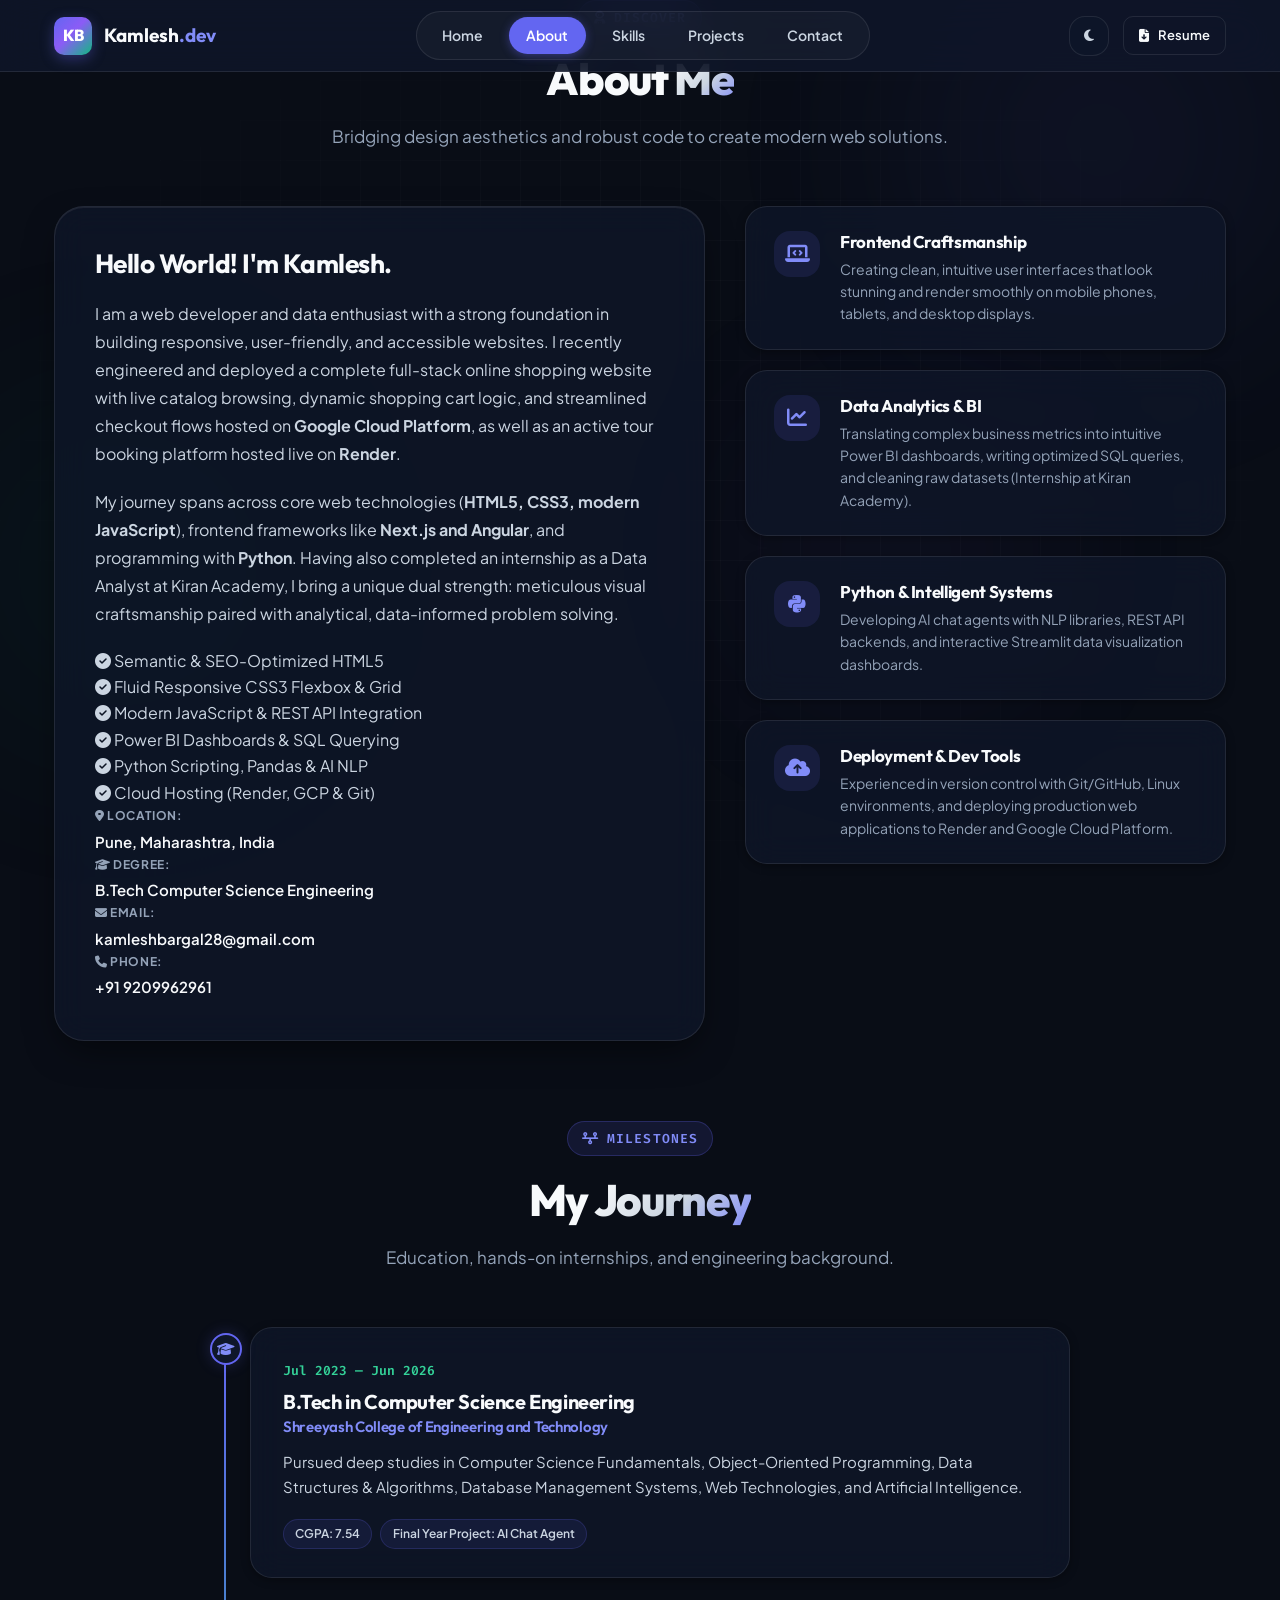
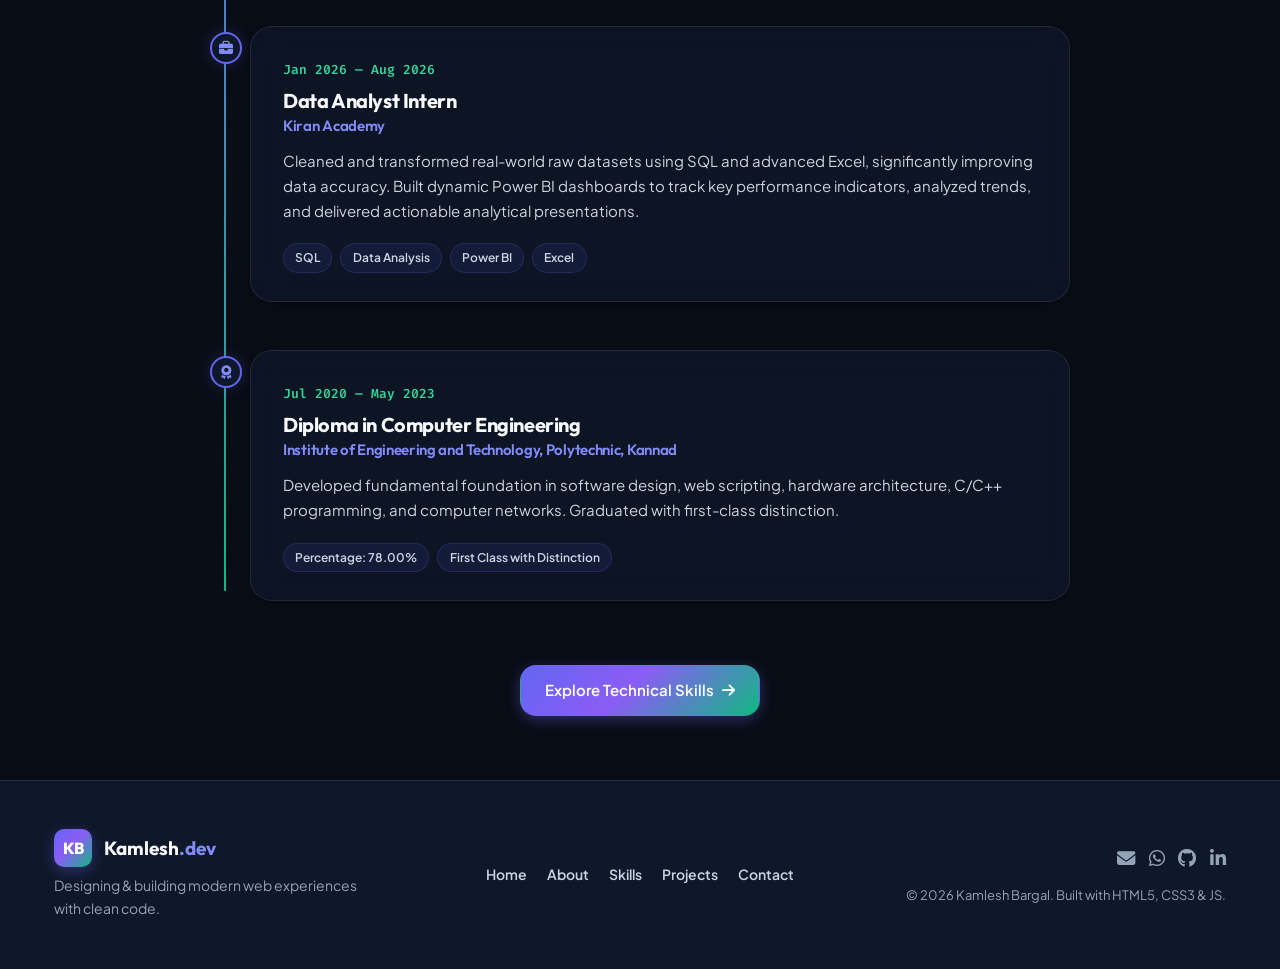
<file: about.html>
<!DOCTYPE html>
<html lang="en" data-theme="dark">
<head>
  <meta charset="UTF-8">
  <meta name="viewport" content="width=device-width, initial-scale=1.0">
  <title>About Me | Kamlesh Bargal</title>
  <meta name="description" content="Learn about Kamlesh Bargal's background, education in Computer Science, Data Analyst internship, and journey in web development.">
  <meta name="author" content="Kamlesh Bargal">

  <!-- Favicon -->
  <link rel="icon" type="image/svg+xml" href="data:image/svg+xml,<svg xmlns='http://www.w3.org/2000/svg' viewBox='0 0 100 100'><rect width='100' height='100' rx='25' fill='%2306b6d4'/><text x='50%' y='62%' font-size='50' font-weight='900' fill='%23ffffff' text-anchor='middle' font-family='system-ui'>KB</text></svg>">

  <!-- Google Fonts -->
  <link rel="preconnect" href="https://fonts.googleapis.com">
  <link rel="preconnect" href="https://fonts.gstatic.com" crossorigin>
  <link href="https://fonts.googleapis.com/css2?family=Outfit:wght@300;400;500;600;700;800&family=Plus+Jakarta+Sans:wght@300;400;500;600;700&family=Fira+Code:wght@400;500&display=swap" rel="stylesheet">

  <!-- Font Awesome Icons -->
  <link rel="stylesheet" href="https://cdnjs.cloudflare.com/ajax/libs/font-awesome/6.5.1/css/all.min.css" integrity="sha512-DTOQO9RWCH3ppGqcWaEA1BIZOC6xxalwEsw9c2QQeAIftl+Vegovlnee1c9QX4TctnWMn13TZye+giMm8e2LwA==" crossorigin="anonymous" referrerpolicy="no-referrer" />

  <!-- Main Stylesheet -->
  <link rel="stylesheet" href="css/style.css">
</head>
<body>
  <!-- Ambient Background Glows & Grid Canvas -->
  <div class="bg-glow bg-glow-1"></div>
  <div class="bg-glow bg-glow-2"></div>
  <div class="bg-glow bg-glow-3"></div>
  <div class="bg-grid-overlay"></div>

  <!-- Header / Navigation Bar -->
  <header class="navbar" id="navbar">
    <div class="container nav-container">
      <a href="index.html" class="nav-brand">
        <span class="brand-badge">KB</span>
        <span class="brand-text">Kamlesh<span class="brand-highlight">.dev</span></span>
      </a>

      <nav class="nav-menu" id="navMenu">
        <ul class="nav-list">
          <li class="nav-item"><a href="index.html" class="nav-link">Home</a></li>
          <li class="nav-item"><a href="about.html" class="nav-link active">About</a></li>
          <li class="nav-item"><a href="skills.html" class="nav-link">Skills</a></li>
          <li class="nav-item"><a href="projects.html" class="nav-link">Projects</a></li>
          <li class="nav-item"><a href="contact.html" class="nav-link">Contact</a></li>
        </ul>
      </nav>

      <div class="nav-actions">
        <!-- Theme Toggle Button -->
        <button id="themeToggle" class="theme-toggle" aria-label="Toggle dark/light theme" title="Toggle Theme">
          <i class="fa-solid fa-moon moon-icon"></i>
          <i class="fa-solid fa-sun sun-icon"></i>
        </button>

        <!-- Resume Download CTA in Navbar -->
        <a href="assets/docs/Kamlesh_Bargal_Resume.pdf" download="Kamlesh_Bargal_Resume.pdf" class="btn btn-sm btn-outline nav-cta-resume" target="_blank">
          <i class="fa-solid fa-file-arrow-down"></i>
          <span>Resume</span>
        </a>

        <!-- Mobile Menu Toggle Button -->
        <button class="mobile-toggle" id="mobileToggle" aria-label="Open navigation menu">
          <span></span>
          <span></span>
          <span></span>
        </button>
      </div>
    </div>
  </header>

  <main>
    <!-- About Section -->
    <section class="page-section about">
      <div class="container">
        <div class="section-header">
          <span class="section-tag"><i class="fa-solid fa-user-astronaut"></i> Discover</span>
          <h1 class="section-title">About <span class="gradient-text">Me</span></h1>
          <p class="section-subtitle">Bridging design aesthetics and robust code to create modern web solutions.</p>
        </div>

        <div class="about-grid">
          <div class="about-bio-card">
            <h3>Hello World! I'm Kamlesh.</h3>
            <p>
              I am a web developer and data enthusiast with a strong foundation in building responsive, user-friendly, and accessible websites. I recently engineered and deployed a complete full-stack online shopping website with live catalog browsing, dynamic shopping cart logic, and streamlined checkout flows hosted on <strong>Google Cloud Platform</strong>, as well as an active tour booking platform hosted live on <strong>Render</strong>.
            </p>
            <p>
              My journey spans across core web technologies (<strong>HTML5, CSS3, modern JavaScript</strong>), frontend frameworks like <strong>Next.js and Angular</strong>, and programming with <strong>Python</strong>. Having also completed an internship as a Data Analyst at Kiran Academy, I bring a unique dual strength: meticulous visual craftsmanship paired with analytical, data-informed problem solving.
            </p>

            <div class="about-highlights">
              <div class="highlight-item">
                <i class="fa-solid fa-check-circle"></i>
                <span>Semantic &amp; SEO-Optimized HTML5</span>
              </div>
              <div class="highlight-item">
                <i class="fa-solid fa-check-circle"></i>
                <span>Fluid Responsive CSS3 Flexbox &amp; Grid</span>
              </div>
              <div class="highlight-item">
                <i class="fa-solid fa-check-circle"></i>
                <span>Modern JavaScript &amp; REST API Integration</span>
              </div>
              <div class="highlight-item">
                <i class="fa-solid fa-check-circle"></i>
                <span>Power BI Dashboards &amp; SQL Querying</span>
              </div>
              <div class="highlight-item">
                <i class="fa-solid fa-check-circle"></i>
                <span>Python Scripting, Pandas &amp; AI NLP</span>
              </div>
              <div class="highlight-item">
                <i class="fa-solid fa-check-circle"></i>
                <span>Cloud Hosting (Render, GCP &amp; Git)</span>
              </div>
            </div>

            <div class="about-contact-info">
              <div class="info-row">
                <span class="info-label"><i class="fa-solid fa-location-dot"></i> Location:</span>
                <span class="info-value">Pune, Maharashtra, India</span>
              </div>
              <div class="info-row">
                <span class="info-label"><i class="fa-solid fa-graduation-cap"></i> Degree:</span>
                <span class="info-value">B.Tech Computer Science Engineering</span>
              </div>
              <div class="info-row">
                <span class="info-label"><i class="fa-solid fa-envelope"></i> Email:</span>
                <a href="mailto:kamleshbargal28@gmail.com" class="info-link">kamleshbargal28@gmail.com</a>
              </div>
              <div class="info-row">
                <span class="info-label"><i class="fa-solid fa-phone"></i> Phone:</span>
                <a href="tel:+919209962961" class="info-link">+91 9209962961</a>
              </div>
            </div>
          </div>

          <div class="about-cards-column">
            <div class="feature-card">
              <div class="feature-icon"><i class="fa-solid fa-laptop-code"></i></div>
              <div class="feature-content">
                <h4>Frontend Craftsmanship</h4>
                <p>Creating clean, intuitive user interfaces that look stunning and render smoothly on mobile phones, tablets, and desktop displays.</p>
              </div>
            </div>

            <div class="feature-card">
              <div class="feature-icon"><i class="fa-solid fa-chart-line"></i></div>
              <div class="feature-content">
                <h4>Data Analytics &amp; BI</h4>
                <p>Translating complex business metrics into intuitive Power BI dashboards, writing optimized SQL queries, and cleaning raw datasets (Internship at Kiran Academy).</p>
              </div>
            </div>

            <div class="feature-card">
              <div class="feature-icon"><i class="fa-brands fa-python"></i></div>
              <div class="feature-content">
                <h4>Python &amp; Intelligent Systems</h4>
                <p>Developing AI chat agents with NLP libraries, REST API backends, and interactive Streamlit data visualization dashboards.</p>
              </div>
            </div>

            <div class="feature-card">
              <div class="feature-icon"><i class="fa-solid fa-cloud-arrow-up"></i></div>
              <div class="feature-content">
                <h4>Deployment &amp; Dev Tools</h4>
                <p>Experienced in version control with Git/GitHub, Linux environments, and deploying production web applications to Render and Google Cloud Platform.</p>
              </div>
            </div>
          </div>
        </div>

        <!-- Experience & Education Journey Timeline -->
        <div style="margin-top: 5rem;">
          <div class="section-header">
            <span class="section-tag"><i class="fa-solid fa-timeline"></i> Milestones</span>
            <h2 class="section-title">My <span class="gradient-text">Journey</span></h2>
            <p class="section-subtitle">Education, hands-on internships, and engineering background.</p>
          </div>

          <div class="timeline">
            <!-- Timeline Item 1: B.Tech -->
            <div class="timeline-item">
              <div class="timeline-dot"><i class="fa-solid fa-graduation-cap"></i></div>
              <div class="timeline-card">
                <span class="timeline-date">Jul 2023 — Jun 2026</span>
                <h3 class="timeline-role">B.Tech in Computer Science Engineering</h3>
                <h4 class="timeline-org">Shreeyash College of Engineering and Technology</h4>
                <p class="timeline-desc">
                  Pursued deep studies in Computer Science Fundamentals, Object-Oriented Programming, Data Structures &amp; Algorithms, Database Management Systems, Web Technologies, and Artificial Intelligence.
                </p>
                <div class="timeline-badge-wrap">
                  <span class="timeline-badge">CGPA: 7.54</span>
                  <span class="timeline-badge">Final Year Project: AI Chat Agent</span>
                </div>
              </div>
            </div>

            <!-- Timeline Item 2: Internship -->
            <div class="timeline-item">
              <div class="timeline-dot"><i class="fa-solid fa-briefcase"></i></div>
              <div class="timeline-card">
                <span class="timeline-date">Jan 2026 — Aug 2026</span>
                <h3 class="timeline-role">Data Analyst Intern</h3>
                <h4 class="timeline-org">Kiran Academy</h4>
                <p class="timeline-desc">
                  Cleaned and transformed real-world raw datasets using SQL and advanced Excel, significantly improving data accuracy. Built dynamic Power BI dashboards to track key performance indicators, analyzed trends, and delivered actionable analytical presentations.
                </p>
                <div class="timeline-badge-wrap">
                  <span class="timeline-badge">SQL</span>
                  <span class="timeline-badge">Data Analysis</span>
                  <span class="timeline-badge">Power BI</span>
                  <span class="timeline-badge">Excel</span>
                </div>
              </div>
            </div>

            <!-- Timeline Item 3: Diploma -->
            <div class="timeline-item">
              <div class="timeline-dot"><i class="fa-solid fa-award"></i></div>
              <div class="timeline-card">
                <span class="timeline-date">Jul 2020 — May 2023</span>
                <h3 class="timeline-role">Diploma in Computer Engineering</h3>
                <h4 class="timeline-org">Institute of Engineering and Technology, Polytechnic, Kannad</h4>
                <p class="timeline-desc">
                  Developed fundamental foundation in software design, web scripting, hardware architecture, C/C++ programming, and computer networks. Graduated with first-class distinction.
                </p>
                <div class="timeline-badge-wrap">
                  <span class="timeline-badge">Percentage: 78.00%</span>
                  <span class="timeline-badge">First Class with Distinction</span>
                </div>
              </div>
            </div>
          </div>
        </div>

        <!-- Next Action CTA -->
        <div style="text-align: center; margin-top: 4rem;">
          <a href="skills.html" class="btn btn-primary">
            <span>Explore Technical Skills</span>
            <i class="fa-solid fa-arrow-right"></i>
          </a>
        </div>
      </div>
    </section>
  </main>

  <!-- Footer -->
  <footer class="footer">
    <div class="container footer-container">
      <div class="footer-left">
        <a href="index.html" class="nav-brand">
          <span class="brand-badge">KB</span>
          <span class="brand-text">Kamlesh<span class="brand-highlight">.dev</span></span>
        </a>
        <p class="footer-tagline">Designing &amp; building modern web experiences with clean code.</p>
      </div>

      <div class="footer-center">
        <div class="footer-links">
          <a href="index.html">Home</a>
          <a href="about.html">About</a>
          <a href="skills.html">Skills</a>
          <a href="projects.html">Projects</a>
          <a href="contact.html">Contact</a>
        </div>
      </div>

      <div class="footer-right">
        <div class="footer-socials">
          <a href="mailto:kamleshbargal28@gmail.com" title="Email"><i class="fa-solid fa-envelope"></i></a>
          <a href="https://wa.me/919209962961" target="_blank" rel="noopener noreferrer" title="WhatsApp"><i class="fa-brands fa-whatsapp"></i></a>
          <a href="https://github.com/kamleshbargal" target="_blank" rel="noopener noreferrer" title="GitHub"><i class="fa-brands fa-github"></i></a>
          <a href="https://linkedin.com" target="_blank" rel="noopener noreferrer" title="LinkedIn"><i class="fa-brands fa-linkedin-in"></i></a>
        </div>
        <p class="copyright">© 2026 Kamlesh Bargal. Built with HTML5, CSS3 &amp; JS.</p>
      </div>
    </div>
  </footer>

  <!-- Back to Top Button -->
  <a href="#navbar" class="back-to-top" id="backToTop" aria-label="Back to top of page">
    <i class="fa-solid fa-chevron-up"></i>
  </a>

  <!-- Main JavaScript File -->
  <script src="js/main.js"></script>
</body>
</html>
</file>
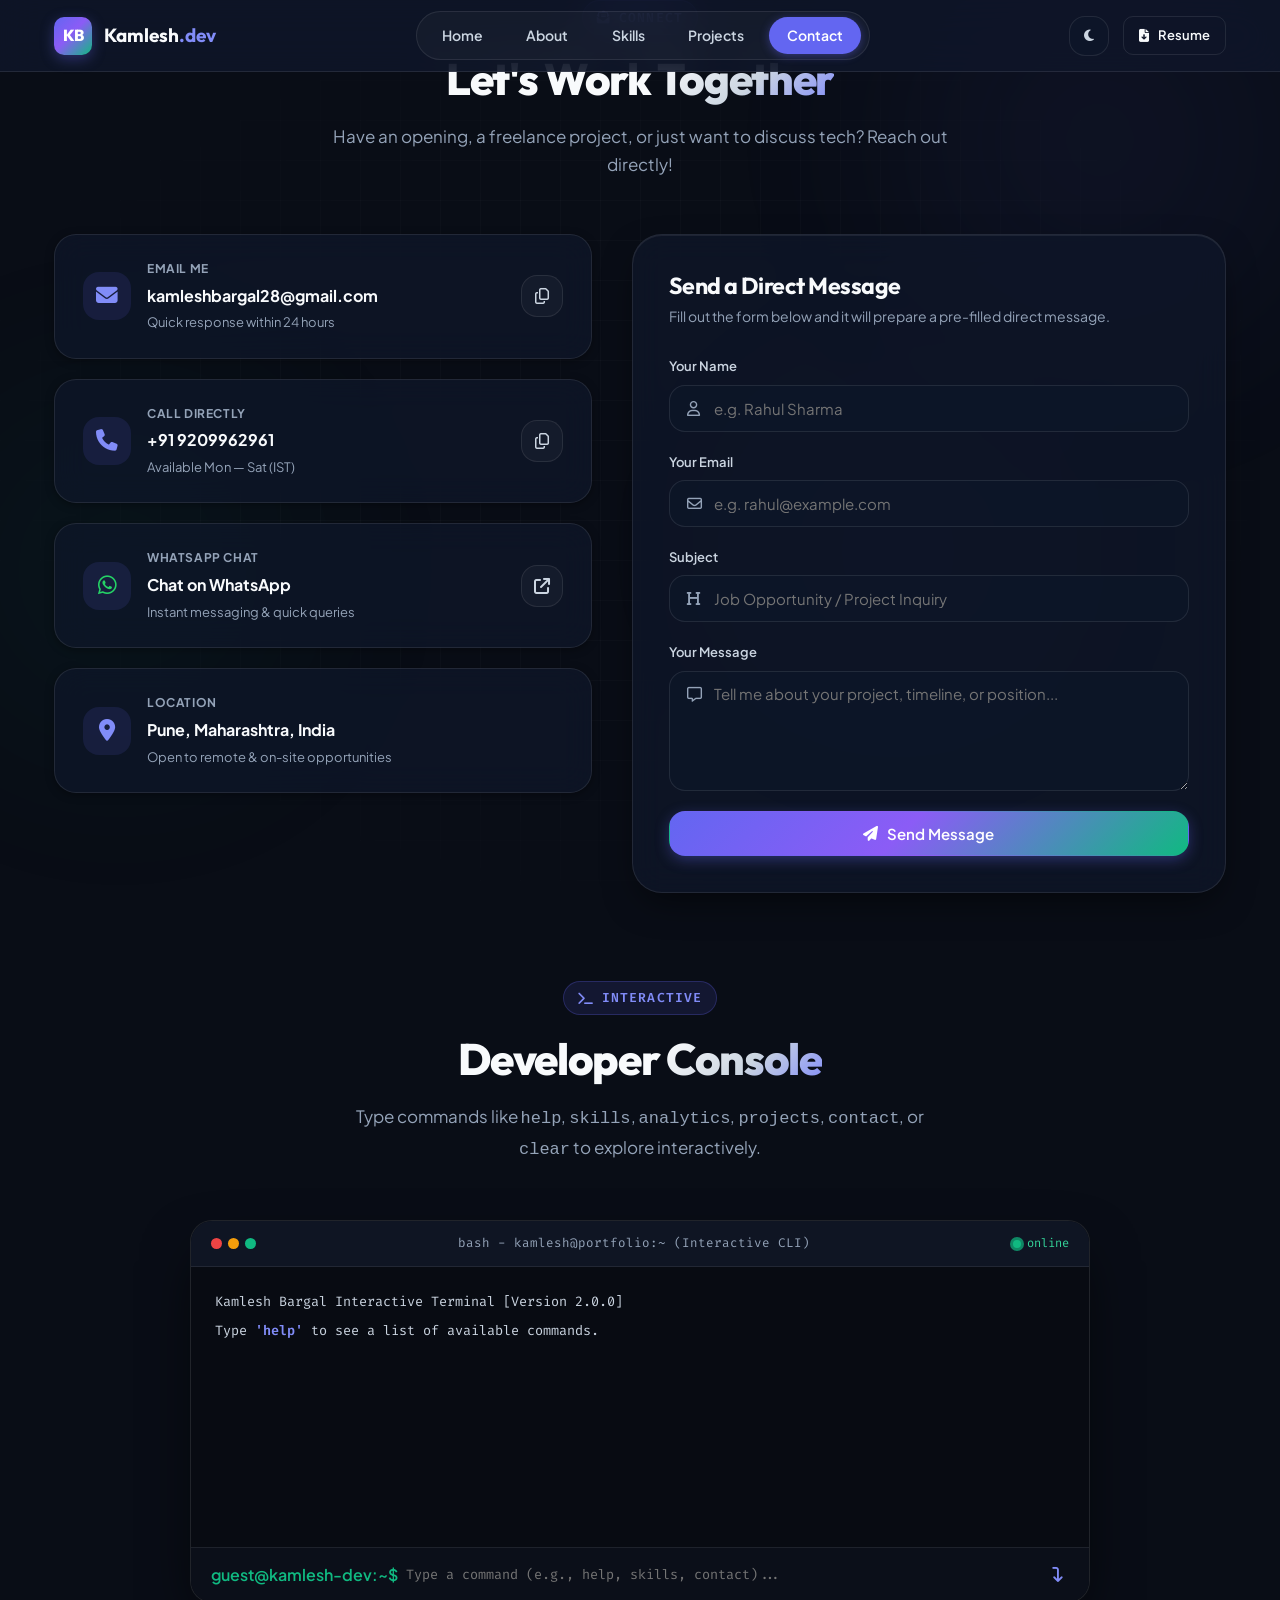
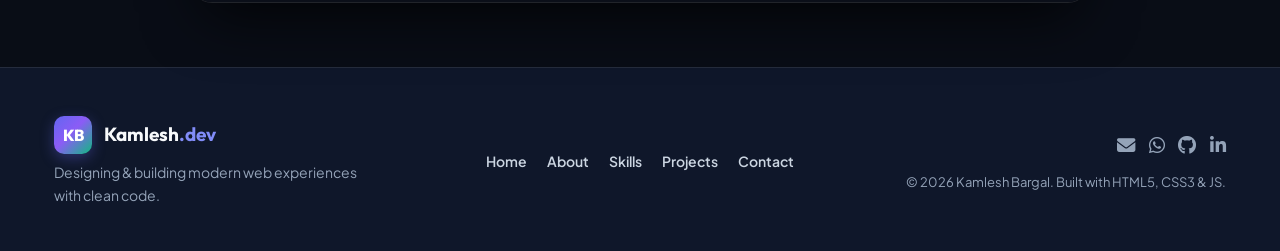
<file: contact.html>
<!DOCTYPE html>
<html lang="en" data-theme="dark">
<head>
  <meta charset="UTF-8">
  <meta name="viewport" content="width=device-width, initial-scale=1.0">
  <title>Contact &amp; Terminal | Kamlesh Bargal</title>
  <meta name="description" content="Get in touch with Kamlesh Bargal for web development roles, freelance projects, or interactive developer terminal exploration.">
  <meta name="author" content="Kamlesh Bargal">

  <!-- Favicon -->
  <link rel="icon" type="image/svg+xml" href="data:image/svg+xml,<svg xmlns='http://www.w3.org/2000/svg' viewBox='0 0 100 100'><rect width='100' height='100' rx='25' fill='%2306b6d4'/><text x='50%' y='62%' font-size='50' font-weight='900' fill='%23ffffff' text-anchor='middle' font-family='system-ui'>KB</text></svg>">

  <!-- Google Fonts -->
  <link rel="preconnect" href="https://fonts.googleapis.com">
  <link rel="preconnect" href="https://fonts.gstatic.com" crossorigin>
  <link href="https://fonts.googleapis.com/css2?family=Outfit:wght@300;400;500;600;700;800&family=Plus+Jakarta+Sans:wght@300;400;500;600;700&family=Fira+Code:wght@400;500&display=swap" rel="stylesheet">

  <!-- Font Awesome Icons -->
  <link rel="stylesheet" href="https://cdnjs.cloudflare.com/ajax/libs/font-awesome/6.5.1/css/all.min.css" integrity="sha512-DTOQO9RWCH3ppGqcWaEA1BIZOC6xxalwEsw9c2QQeAIftl+Vegovlnee1c9QX4TctnWMn13TZye+giMm8e2LwA==" crossorigin="anonymous" referrerpolicy="no-referrer" />

  <!-- Main Stylesheet -->
  <link rel="stylesheet" href="css/style.css">
</head>
<body>
  <!-- Ambient Background Glows & Grid Canvas -->
  <div class="bg-glow bg-glow-1"></div>
  <div class="bg-glow bg-glow-2"></div>
  <div class="bg-glow bg-glow-3"></div>
  <div class="bg-grid-overlay"></div>

  <!-- Header / Navigation Bar -->
  <header class="navbar" id="navbar">
    <div class="container nav-container">
      <a href="index.html" class="nav-brand">
        <span class="brand-badge">KB</span>
        <span class="brand-text">Kamlesh<span class="brand-highlight">.dev</span></span>
      </a>

      <nav class="nav-menu" id="navMenu">
        <ul class="nav-list">
          <li class="nav-item"><a href="index.html" class="nav-link">Home</a></li>
          <li class="nav-item"><a href="about.html" class="nav-link">About</a></li>
          <li class="nav-item"><a href="skills.html" class="nav-link">Skills</a></li>
          <li class="nav-item"><a href="projects.html" class="nav-link">Projects</a></li>
          <li class="nav-item"><a href="contact.html" class="nav-link active">Contact</a></li>
        </ul>
      </nav>

      <div class="nav-actions">
        <!-- Theme Toggle Button -->
        <button id="themeToggle" class="theme-toggle" aria-label="Toggle dark/light theme" title="Toggle Theme">
          <i class="fa-solid fa-moon moon-icon"></i>
          <i class="fa-solid fa-sun sun-icon"></i>
        </button>

        <!-- Resume Download CTA in Navbar -->
        <a href="assets/docs/Kamlesh_Bargal_Resume.pdf" download="Kamlesh_Bargal_Resume.pdf" class="btn btn-sm btn-outline nav-cta-resume" target="_blank">
          <i class="fa-solid fa-file-arrow-down"></i>
          <span>Resume</span>
        </a>

        <!-- Mobile Menu Toggle Button -->
        <button class="mobile-toggle" id="mobileToggle" aria-label="Open navigation menu">
          <span></span>
          <span></span>
          <span></span>
        </button>
      </div>
    </div>
  </header>

  <main>
    <!-- Contact Section -->
    <section class="page-section contact">
      <div class="container">
        <div class="section-header">
          <span class="section-tag"><i class="fa-solid fa-envelope-open-text"></i> Connect</span>
          <h1 class="section-title">Let's Work <span class="gradient-text">Together</span></h1>
          <p class="section-subtitle">Have an opening, a freelance project, or just want to discuss tech? Reach out directly!</p>
        </div>

        <div class="contact-grid">
          <!-- Contact Info Cards -->
          <div class="contact-info-column">
            <div class="contact-card">
              <div class="contact-icon"><i class="fa-solid fa-envelope"></i></div>
              <div class="contact-card-content">
                <span class="contact-card-title">Email Me</span>
                <a href="mailto:kamleshbargal28@gmail.com" class="contact-card-val">kamleshbargal28@gmail.com</a>
                <span class="contact-hint">Quick response within 24 hours</span>
              </div>
              <button class="copy-btn" data-copy="kamleshbargal28@gmail.com" title="Copy Email">
                <i class="fa-regular fa-copy"></i>
              </button>
            </div>

            <div class="contact-card">
              <div class="contact-icon"><i class="fa-solid fa-phone"></i></div>
              <div class="contact-card-content">
                <span class="contact-card-title">Call Directly</span>
                <a href="tel:+919209962961" class="contact-card-val">+91 9209962961</a>
                <span class="contact-hint">Available Mon — Sat (IST)</span>
              </div>
              <button class="copy-btn" data-copy="+919209962961" title="Copy Phone Number">
                <i class="fa-regular fa-copy"></i>
              </button>
            </div>

            <div class="contact-card">
              <div class="contact-icon" style="color: #25d366;"><i class="fa-brands fa-whatsapp"></i></div>
              <div class="contact-card-content">
                <span class="contact-card-title">WhatsApp Chat</span>
                <a href="https://wa.me/919209962961" target="_blank" rel="noopener noreferrer" class="contact-card-val">Chat on WhatsApp</a>
                <span class="contact-hint">Instant messaging &amp; quick queries</span>
              </div>
              <a href="https://wa.me/919209962961" target="_blank" rel="noopener noreferrer" class="direct-link-btn" title="Open WhatsApp">
                <i class="fa-solid fa-arrow-up-right-from-square"></i>
              </a>
            </div>

            <div class="contact-card">
              <div class="contact-icon"><i class="fa-solid fa-location-dot"></i></div>
              <div class="contact-card-content">
                <span class="contact-card-title">Location</span>
                <span class="contact-card-val">Pune, Maharashtra, India</span>
                <span class="contact-hint">Open to remote &amp; on-site opportunities</span>
              </div>
            </div>
          </div>

          <!-- Interactive Contact Form -->
          <div class="contact-form-column">
            <form class="contact-form" id="contactForm">
              <h3 class="form-title">Send a Direct Message</h3>
              <p class="form-desc">Fill out the form below and it will prepare a pre-filled direct message.</p>

              <div class="form-group">
                <label for="senderName" class="form-label">Your Name</label>
                <div class="input-icon-wrap">
                  <i class="fa-regular fa-user"></i>
                  <input type="text" id="senderName" name="name" class="form-input" placeholder="e.g. Rahul Sharma" required>
                </div>
              </div>

              <div class="form-group">
                <label for="senderEmail" class="form-label">Your Email</label>
                <div class="input-icon-wrap">
                  <i class="fa-regular fa-envelope"></i>
                  <input type="email" id="senderEmail" name="email" class="form-input" placeholder="e.g. rahul@example.com" required>
                </div>
              </div>

              <div class="form-group">
                <label for="senderSubject" class="form-label">Subject</label>
                <div class="input-icon-wrap">
                  <i class="fa-solid fa-heading"></i>
                  <input type="text" id="senderSubject" name="subject" class="form-input" placeholder="Job Opportunity / Project Inquiry" required>
                </div>
              </div>

              <div class="form-group">
                <label for="senderMessage" class="form-label">Your Message</label>
                <div class="input-icon-wrap textarea-wrap">
                  <i class="fa-regular fa-message"></i>
                  <textarea id="senderMessage" name="message" rows="4" class="form-input form-textarea" placeholder="Tell me about your project, timeline, or position..." required></textarea>
                </div>
              </div>

              <button type="submit" class="btn btn-primary btn-block submit-btn" id="submitFormBtn">
                <i class="fa-solid fa-paper-plane"></i>
                <span>Send Message</span>
              </button>

              <div class="form-feedback" id="formFeedback"></div>
            </form>
          </div>
        </div>

        <!-- Interactive Developer Console (Terminal) -->
        <div style="margin-top: 5.5rem;">
          <div class="section-header">
            <span class="section-tag"><i class="fa-solid fa-terminal"></i> Interactive</span>
            <h2 class="section-title">Developer <span class="gradient-text">Console</span></h2>
            <p class="section-subtitle">Type commands like <code class="inline-code">help</code>, <code class="inline-code">skills</code>, <code class="inline-code">analytics</code>, <code class="inline-code">projects</code>, <code class="inline-code">contact</code>, or <code class="inline-code">clear</code> to explore interactively.</p>
          </div>

          <div class="terminal-window">
            <div class="terminal-bar">
              <div class="window-dots">
                <span class="dot dot-red"></span>
                <span class="dot dot-yellow"></span>
                <span class="dot dot-green"></span>
              </div>
              <span class="terminal-bar-title">bash - kamlesh@portfolio:~ (Interactive CLI)</span>
              <div class="terminal-status"><span class="pulse-dot"></span> online</div>
            </div>
            <div class="terminal-body" id="terminalBody">
              <div class="terminal-line text-muted">Kamlesh Bargal Interactive Terminal [Version 2.0.0]</div>
              <div class="terminal-line text-muted">Type <span class="terminal-highlight">'help'</span> to see a list of available commands.</div>
              <div class="terminal-line"><br></div>
            </div>
            <div class="terminal-prompt-bar">
              <span class="prompt-user">guest@kamlesh-dev:~$</span>
              <input type="text" id="terminalInput" class="terminal-input" placeholder="Type a command (e.g., help, skills, contact)..." autocomplete="off" spellcheck="false">
              <button id="terminalSubmitBtn" class="terminal-btn"><i class="fa-solid fa-arrow-turn-down"></i></button>
            </div>
          </div>
        </div>
      </div>
    </section>
  </main>

  <!-- Footer -->
  <footer class="footer">
    <div class="container footer-container">
      <div class="footer-left">
        <a href="index.html" class="nav-brand">
          <span class="brand-badge">KB</span>
          <span class="brand-text">Kamlesh<span class="brand-highlight">.dev</span></span>
        </a>
        <p class="footer-tagline">Designing &amp; building modern web experiences with clean code.</p>
      </div>

      <div class="footer-center">
        <div class="footer-links">
          <a href="index.html">Home</a>
          <a href="about.html">About</a>
          <a href="skills.html">Skills</a>
          <a href="projects.html">Projects</a>
          <a href="contact.html">Contact</a>
        </div>
      </div>

      <div class="footer-right">
        <div class="footer-socials">
          <a href="mailto:kamleshbargal28@gmail.com" title="Email"><i class="fa-solid fa-envelope"></i></a>
          <a href="https://wa.me/919209962961" target="_blank" rel="noopener noreferrer" title="WhatsApp"><i class="fa-brands fa-whatsapp"></i></a>
          <a href="https://github.com/kamleshbargal" target="_blank" rel="noopener noreferrer" title="GitHub"><i class="fa-brands fa-github"></i></a>
          <a href="https://linkedin.com" target="_blank" rel="noopener noreferrer" title="LinkedIn"><i class="fa-brands fa-linkedin-in"></i></a>
        </div>
        <p class="copyright">© 2026 Kamlesh Bargal. Built with HTML5, CSS3 &amp; JS.</p>
      </div>
    </div>
  </footer>

  <!-- Back to Top Button -->
  <a href="#navbar" class="back-to-top" id="backToTop" aria-label="Back to top of page">
    <i class="fa-solid fa-chevron-up"></i>
  </a>

  <!-- Main JavaScript File -->
  <script src="js/main.js"></script>
</body>
</html>
</file>
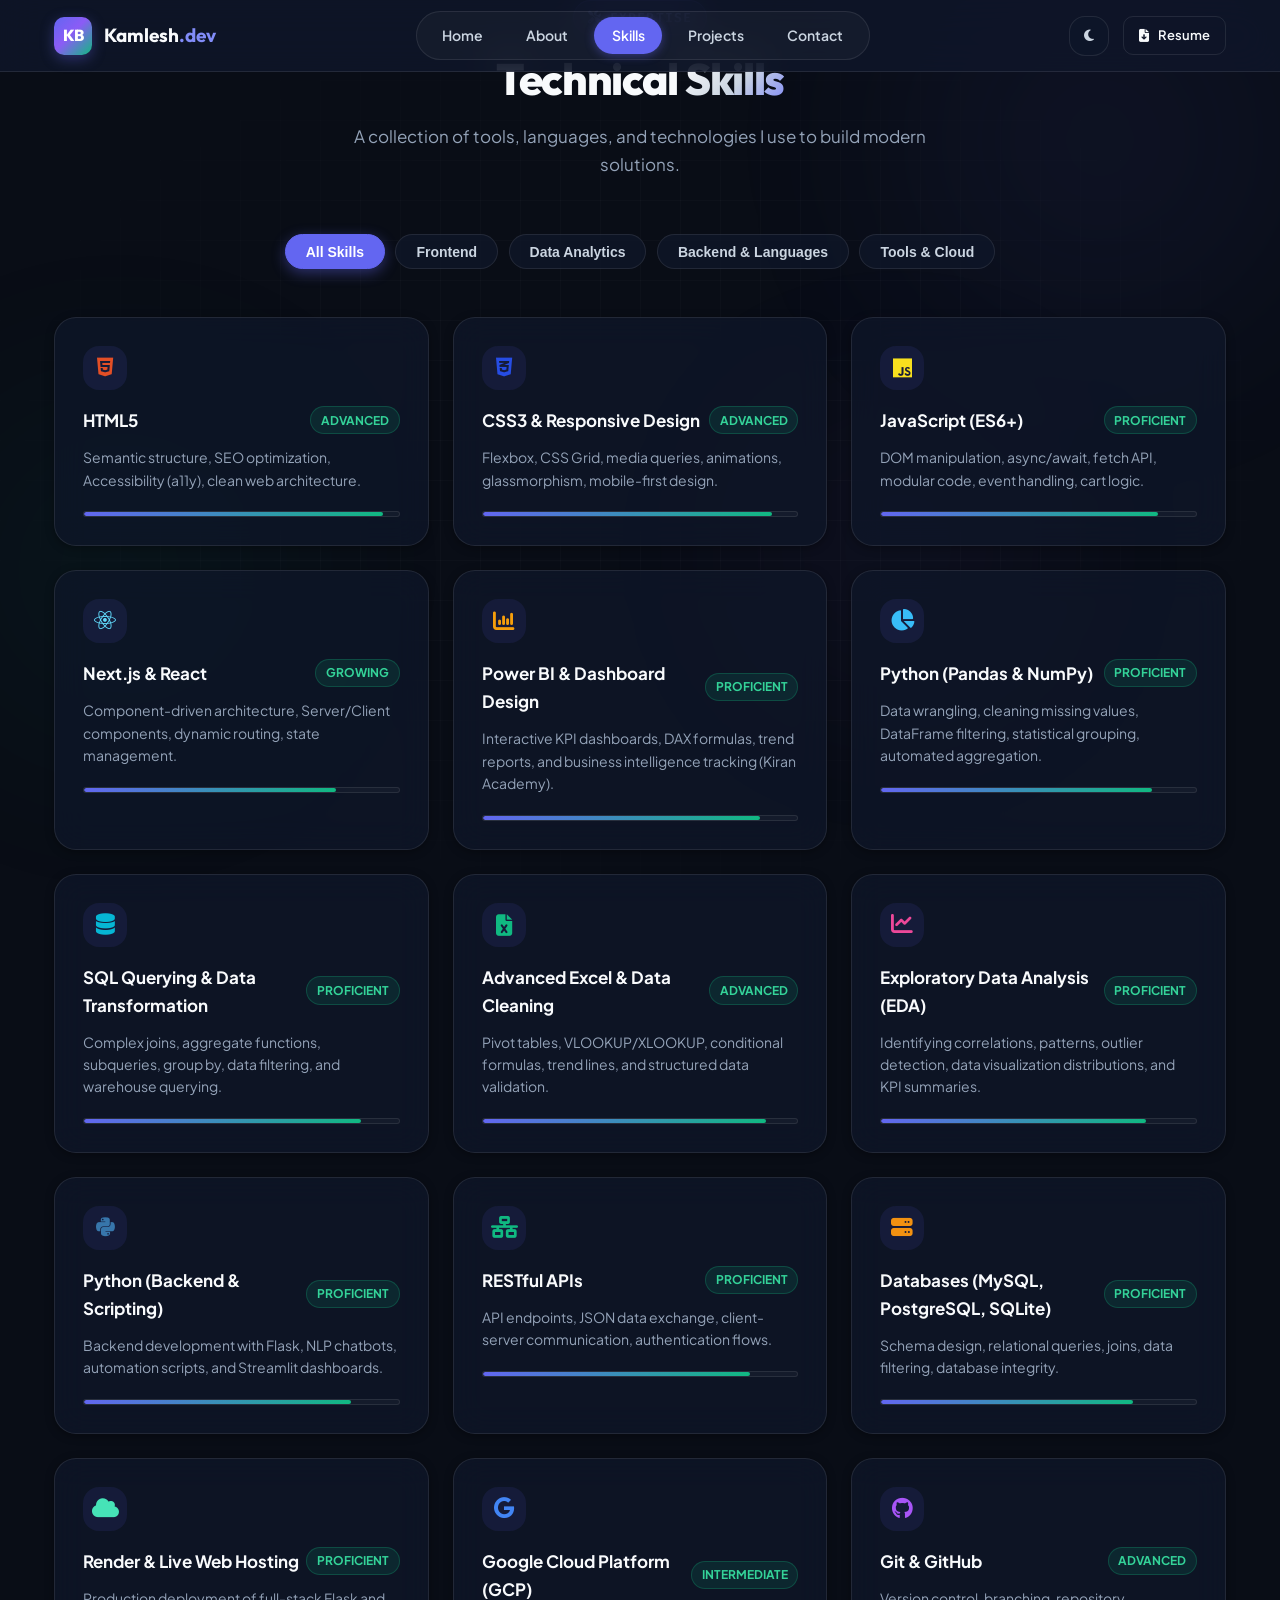
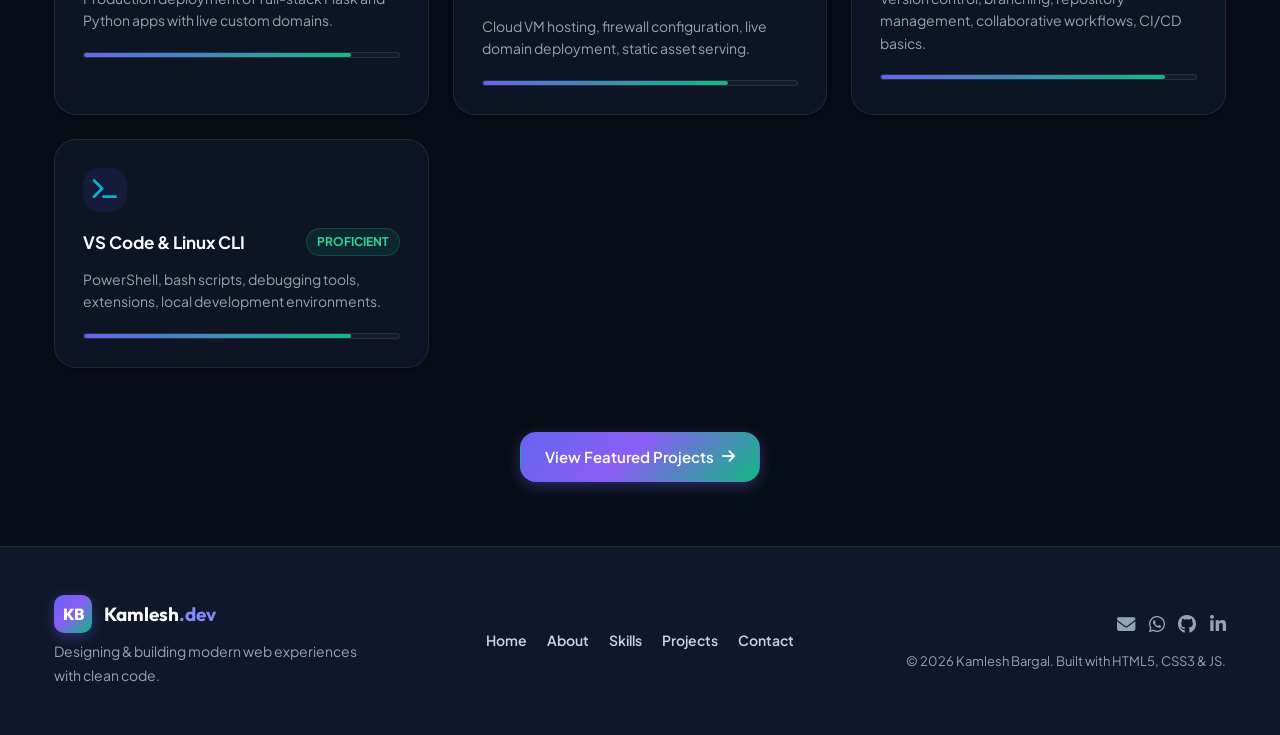
<file: skills.html>
<!DOCTYPE html>
<html lang="en" data-theme="dark">
<head>
  <meta charset="UTF-8">
  <meta name="viewport" content="width=device-width, initial-scale=1.0">
  <title>Technical Skills | Kamlesh Bargal</title>
  <meta name="description" content="Explore technical proficiencies of Kamlesh Bargal across Frontend Development, Data Analytics, Python, SQL, Power BI, and Cloud Tools.">
  <meta name="author" content="Kamlesh Bargal">

  <!-- Favicon -->
  <link rel="icon" type="image/svg+xml" href="data:image/svg+xml,<svg xmlns='http://www.w3.org/2000/svg' viewBox='0 0 100 100'><rect width='100' height='100' rx='25' fill='%2306b6d4'/><text x='50%' y='62%' font-size='50' font-weight='900' fill='%23ffffff' text-anchor='middle' font-family='system-ui'>KB</text></svg>">

  <!-- Google Fonts -->
  <link rel="preconnect" href="https://fonts.googleapis.com">
  <link rel="preconnect" href="https://fonts.gstatic.com" crossorigin>
  <link href="https://fonts.googleapis.com/css2?family=Outfit:wght@300;400;500;600;700;800&family=Plus+Jakarta+Sans:wght@300;400;500;600;700&family=Fira+Code:wght@400;500&display=swap" rel="stylesheet">

  <!-- Font Awesome Icons -->
  <link rel="stylesheet" href="https://cdnjs.cloudflare.com/ajax/libs/font-awesome/6.5.1/css/all.min.css" integrity="sha512-DTOQO9RWCH3ppGqcWaEA1BIZOC6xxalwEsw9c2QQeAIftl+Vegovlnee1c9QX4TctnWMn13TZye+giMm8e2LwA==" crossorigin="anonymous" referrerpolicy="no-referrer" />

  <!-- Main Stylesheet -->
  <link rel="stylesheet" href="css/style.css">
</head>
<body>
  <!-- Ambient Background Glows & Grid Canvas -->
  <div class="bg-glow bg-glow-1"></div>
  <div class="bg-glow bg-glow-2"></div>
  <div class="bg-glow bg-glow-3"></div>
  <div class="bg-grid-overlay"></div>

  <!-- Header / Navigation Bar -->
  <header class="navbar" id="navbar">
    <div class="container nav-container">
      <a href="index.html" class="nav-brand">
        <span class="brand-badge">KB</span>
        <span class="brand-text">Kamlesh<span class="brand-highlight">.dev</span></span>
      </a>

      <nav class="nav-menu" id="navMenu">
        <ul class="nav-list">
          <li class="nav-item"><a href="index.html" class="nav-link">Home</a></li>
          <li class="nav-item"><a href="about.html" class="nav-link">About</a></li>
          <li class="nav-item"><a href="skills.html" class="nav-link active">Skills</a></li>
          <li class="nav-item"><a href="projects.html" class="nav-link">Projects</a></li>
          <li class="nav-item"><a href="contact.html" class="nav-link">Contact</a></li>
        </ul>
      </nav>

      <div class="nav-actions">
        <!-- Theme Toggle Button -->
        <button id="themeToggle" class="theme-toggle" aria-label="Toggle dark/light theme" title="Toggle Theme">
          <i class="fa-solid fa-moon moon-icon"></i>
          <i class="fa-solid fa-sun sun-icon"></i>
        </button>

        <!-- Resume Download CTA in Navbar -->
        <a href="assets/docs/Kamlesh_Bargal_Resume.pdf" download="Kamlesh_Bargal_Resume.pdf" class="btn btn-sm btn-outline nav-cta-resume" target="_blank">
          <i class="fa-solid fa-file-arrow-down"></i>
          <span>Resume</span>
        </a>

        <!-- Mobile Menu Toggle Button -->
        <button class="mobile-toggle" id="mobileToggle" aria-label="Open navigation menu">
          <span></span>
          <span></span>
          <span></span>
        </button>
      </div>
    </div>
  </header>

  <main>
    <!-- Skills Section -->
    <section class="page-section skills">
      <div class="container">
        <div class="section-header">
          <span class="section-tag"><i class="fa-solid fa-screwdriver-wrench"></i> Expertise</span>
          <h1 class="section-title">Technical <span class="gradient-text">Skills</span></h1>
          <p class="section-subtitle">A collection of tools, languages, and technologies I use to build modern solutions.</p>
        </div>

        <!-- Filter Buttons -->
        <div class="filter-group">
          <button class="filter-btn active" data-category="all">All Skills</button>
          <button class="filter-btn" data-category="frontend">Frontend</button>
          <button class="filter-btn" data-category="analytics">Data Analytics</button>
          <button class="filter-btn" data-category="backend">Backend &amp; Languages</button>
          <button class="filter-btn" data-category="tools">Tools &amp; Cloud</button>
        </div>

        <div class="skills-grid" id="skillsGrid">
          <!-- 1. HTML5 -->
          <div class="skill-card" data-category="frontend">
            <div class="skill-icon"><i class="fa-brands fa-html5" style="color: #e34f26;"></i></div>
            <div class="skill-info">
              <div class="skill-header">
                <span class="skill-name">HTML5</span>
                <span class="skill-level">Advanced</span>
              </div>
              <p class="skill-desc">Semantic structure, SEO optimization, Accessibility (a11y), clean web architecture.</p>
              <div class="skill-bar"><div class="skill-fill" style="width: 95%;"></div></div>
            </div>
          </div>

          <!-- 2. CSS3 -->
          <div class="skill-card" data-category="frontend">
            <div class="skill-icon"><i class="fa-brands fa-css3-alt" style="color: #264de4;"></i></div>
            <div class="skill-info">
              <div class="skill-header">
                <span class="skill-name">CSS3 &amp; Responsive Design</span>
                <span class="skill-level">Advanced</span>
              </div>
              <p class="skill-desc">Flexbox, CSS Grid, media queries, animations, glassmorphism, mobile-first design.</p>
              <div class="skill-bar"><div class="skill-fill" style="width: 92%;"></div></div>
            </div>
          </div>

          <!-- 3. JavaScript -->
          <div class="skill-card" data-category="frontend">
            <div class="skill-icon"><i class="fa-brands fa-js" style="color: #f7df1e;"></i></div>
            <div class="skill-info">
              <div class="skill-header">
                <span class="skill-name">JavaScript (ES6+)</span>
                <span class="skill-level">Proficient</span>
              </div>
              <p class="skill-desc">DOM manipulation, async/await, fetch API, modular code, event handling, cart logic.</p>
              <div class="skill-bar"><div class="skill-fill" style="width: 88%;"></div></div>
            </div>
          </div>

          <!-- 4. Next.js / React -->
          <div class="skill-card" data-category="frontend">
            <div class="skill-icon"><i class="fa-brands fa-react" style="color: #61dafb;"></i></div>
            <div class="skill-info">
              <div class="skill-header">
                <span class="skill-name">Next.js &amp; React</span>
                <span class="skill-level">Growing</span>
              </div>
              <p class="skill-desc">Component-driven architecture, Server/Client components, dynamic routing, state management.</p>
              <div class="skill-bar"><div class="skill-fill" style="width: 80%;"></div></div>
            </div>
          </div>

          <!-- 5. Power BI -->
          <div class="skill-card" data-category="analytics">
            <div class="skill-icon"><i class="fa-solid fa-chart-column" style="color: #f59e0b;"></i></div>
            <div class="skill-info">
              <div class="skill-header">
                <span class="skill-name">Power BI &amp; Dashboard Design</span>
                <span class="skill-level">Proficient</span>
              </div>
              <p class="skill-desc">Interactive KPI dashboards, DAX formulas, trend reports, and business intelligence tracking (Kiran Academy).</p>
              <div class="skill-bar"><div class="skill-fill" style="width: 88%;"></div></div>
            </div>
          </div>

          <!-- 6. Python Pandas & NumPy -->
          <div class="skill-card" data-category="analytics">
            <div class="skill-icon"><i class="fa-solid fa-chart-pie" style="color: #38bdf8;"></i></div>
            <div class="skill-info">
              <div class="skill-header">
                <span class="skill-name">Python (Pandas &amp; NumPy)</span>
                <span class="skill-level">Proficient</span>
              </div>
              <p class="skill-desc">Data wrangling, cleaning missing values, DataFrame filtering, statistical grouping, automated aggregation.</p>
              <div class="skill-bar"><div class="skill-fill" style="width: 86%;"></div></div>
            </div>
          </div>

          <!-- 7. SQL Analytics -->
          <div class="skill-card" data-category="analytics">
            <div class="skill-icon"><i class="fa-solid fa-database" style="color: #06b6d4;"></i></div>
            <div class="skill-info">
              <div class="skill-header">
                <span class="skill-name">SQL Querying &amp; Data Transformation</span>
                <span class="skill-level">Proficient</span>
              </div>
              <p class="skill-desc">Complex joins, aggregate functions, subqueries, group by, data filtering, and warehouse querying.</p>
              <div class="skill-bar"><div class="skill-fill" style="width: 88%;"></div></div>
            </div>
          </div>

          <!-- 8. Advanced Excel -->
          <div class="skill-card" data-category="analytics">
            <div class="skill-icon"><i class="fa-solid fa-file-excel" style="color: #10b981;"></i></div>
            <div class="skill-info">
              <div class="skill-header">
                <span class="skill-name">Advanced Excel &amp; Data Cleaning</span>
                <span class="skill-level">Advanced</span>
              </div>
              <p class="skill-desc">Pivot tables, VLOOKUP/XLOOKUP, conditional formulas, trend lines, and structured data validation.</p>
              <div class="skill-bar"><div class="skill-fill" style="width: 90%;"></div></div>
            </div>
          </div>

          <!-- 9. Exploratory Data Analysis -->
          <div class="skill-card" data-category="analytics">
            <div class="skill-icon"><i class="fa-solid fa-chart-line" style="color: #ec4899;"></i></div>
            <div class="skill-info">
              <div class="skill-header">
                <span class="skill-name">Exploratory Data Analysis (EDA)</span>
                <span class="skill-level">Proficient</span>
              </div>
              <p class="skill-desc">Identifying correlations, patterns, outlier detection, data visualization distributions, and KPI summaries.</p>
              <div class="skill-bar"><div class="skill-fill" style="width: 84%;"></div></div>
            </div>
          </div>

          <!-- 10. Python Backend -->
          <div class="skill-card" data-category="backend">
            <div class="skill-icon"><i class="fa-brands fa-python" style="color: #3776ab;"></i></div>
            <div class="skill-info">
              <div class="skill-header">
                <span class="skill-name">Python (Backend &amp; Scripting)</span>
                <span class="skill-level">Proficient</span>
              </div>
              <p class="skill-desc">Backend development with Flask, NLP chatbots, automation scripts, and Streamlit dashboards.</p>
              <div class="skill-bar"><div class="skill-fill" style="width: 85%;"></div></div>
            </div>
          </div>

          <!-- 11. REST APIs -->
          <div class="skill-card" data-category="backend">
            <div class="skill-icon"><i class="fa-solid fa-network-wired" style="color: #10b981;"></i></div>
            <div class="skill-info">
              <div class="skill-header">
                <span class="skill-name">RESTful APIs</span>
                <span class="skill-level">Proficient</span>
              </div>
              <p class="skill-desc">API endpoints, JSON data exchange, client-server communication, authentication flows.</p>
              <div class="skill-bar"><div class="skill-fill" style="width: 85%;"></div></div>
            </div>
          </div>

          <!-- 12. SQL & Databases -->
          <div class="skill-card" data-category="backend">
            <div class="skill-icon"><i class="fa-solid fa-server" style="color: #f29111;"></i></div>
            <div class="skill-info">
              <div class="skill-header">
                <span class="skill-name">Databases (MySQL, PostgreSQL, SQLite)</span>
                <span class="skill-level">Proficient</span>
              </div>
              <p class="skill-desc">Schema design, relational queries, joins, data filtering, database integrity.</p>
              <div class="skill-bar"><div class="skill-fill" style="width: 80%;"></div></div>
            </div>
          </div>

          <!-- 13. Render Cloud -->
          <div class="skill-card" data-category="tools">
            <div class="skill-icon"><i class="fa-solid fa-cloud" style="color: #46e3b7;"></i></div>
            <div class="skill-info">
              <div class="skill-header">
                <span class="skill-name">Render &amp; Live Web Hosting</span>
                <span class="skill-level">Proficient</span>
              </div>
              <p class="skill-desc">Production deployment of full-stack Flask and Python apps with live custom domains.</p>
              <div class="skill-bar"><div class="skill-fill" style="width: 85%;"></div></div>
            </div>
          </div>

          <!-- 14. Google Cloud Platform -->
          <div class="skill-card" data-category="tools">
            <div class="skill-icon"><i class="fa-brands fa-google" style="color: #4285f4;"></i></div>
            <div class="skill-info">
              <div class="skill-header">
                <span class="skill-name">Google Cloud Platform (GCP)</span>
                <span class="skill-level">Intermediate</span>
              </div>
              <p class="skill-desc">Cloud VM hosting, firewall configuration, live domain deployment, static asset serving.</p>
              <div class="skill-bar"><div class="skill-fill" style="width: 78%;"></div></div>
            </div>
          </div>

          <!-- 15. Git & GitHub -->
          <div class="skill-card" data-category="tools">
            <div class="skill-icon"><i class="fa-brands fa-github" style="color: #a855f7;"></i></div>
            <div class="skill-info">
              <div class="skill-header">
                <span class="skill-name">Git &amp; GitHub</span>
                <span class="skill-level">Advanced</span>
              </div>
              <p class="skill-desc">Version control, branching, repository management, collaborative workflows, CI/CD basics.</p>
              <div class="skill-bar"><div class="skill-fill" style="width: 90%;"></div></div>
            </div>
          </div>

          <!-- 16. VS Code & Linux -->
          <div class="skill-card" data-category="tools">
            <div class="skill-icon"><i class="fa-solid fa-terminal" style="color: #06b6d4;"></i></div>
            <div class="skill-info">
              <div class="skill-header">
                <span class="skill-name">VS Code &amp; Linux CLI</span>
                <span class="skill-level">Proficient</span>
              </div>
              <p class="skill-desc">PowerShell, bash scripts, debugging tools, extensions, local development environments.</p>
              <div class="skill-bar"><div class="skill-fill" style="width: 85%;"></div></div>
            </div>
          </div>
        </div>

        <!-- Next Action CTA -->
        <div style="text-align: center; margin-top: 4rem;">
          <a href="projects.html" class="btn btn-primary">
            <span>View Featured Projects</span>
            <i class="fa-solid fa-arrow-right"></i>
          </a>
        </div>
      </div>
    </section>
  </main>

  <!-- Footer -->
  <footer class="footer">
    <div class="container footer-container">
      <div class="footer-left">
        <a href="index.html" class="nav-brand">
          <span class="brand-badge">KB</span>
          <span class="brand-text">Kamlesh<span class="brand-highlight">.dev</span></span>
        </a>
        <p class="footer-tagline">Designing &amp; building modern web experiences with clean code.</p>
      </div>

      <div class="footer-center">
        <div class="footer-links">
          <a href="index.html">Home</a>
          <a href="about.html">About</a>
          <a href="skills.html">Skills</a>
          <a href="projects.html">Projects</a>
          <a href="contact.html">Contact</a>
        </div>
      </div>

      <div class="footer-right">
        <div class="footer-socials">
          <a href="mailto:kamleshbargal28@gmail.com" title="Email"><i class="fa-solid fa-envelope"></i></a>
          <a href="https://wa.me/919209962961" target="_blank" rel="noopener noreferrer" title="WhatsApp"><i class="fa-brands fa-whatsapp"></i></a>
          <a href="https://github.com/kamleshbargal" target="_blank" rel="noopener noreferrer" title="GitHub"><i class="fa-brands fa-github"></i></a>
          <a href="https://linkedin.com" target="_blank" rel="noopener noreferrer" title="LinkedIn"><i class="fa-brands fa-linkedin-in"></i></a>
        </div>
        <p class="copyright">© 2026 Kamlesh Bargal. Built with HTML5, CSS3 &amp; JS.</p>
      </div>
    </div>
  </footer>

  <!-- Back to Top Button -->
  <a href="#navbar" class="back-to-top" id="backToTop" aria-label="Back to top of page">
    <i class="fa-solid fa-chevron-up"></i>
  </a>

  <!-- Main JavaScript File -->
  <script src="js/main.js"></script>
</body>
</html>
</file>
<file: css/style.css>
/* ==========================================================================
   Kamlesh Bargal - Frontend Developer & Data Analyst Portfolio
   Design System: Deep Charcoal & Obsidian Slate with Electric Indigo & Emerald Accents
   UX Principles: High-Converting, Bento-Box Layouts, WCAG AAA Accessible Typography
   ========================================================================== */

/* --- 1. Design Tokens & CSS Custom Properties --- */
:root {
  /* Surface & Background Hierarchy - Deep Charcoal / Obsidian */
  --bg-canvas: #090d16;
  --bg-surface: #0f172a;
  --bg-surface-elevated: #1e293b;
  --bg-card: rgba(15, 23, 42, 0.76);
  --bg-card-hover: rgba(30, 41, 59, 0.88);
  --bg-card-active: rgba(30, 41, 59, 0.95);
  --bg-glass: rgba(15, 23, 42, 0.82);
  --bg-subtle: rgba(255, 255, 255, 0.03);
  --bg-input: rgba(15, 23, 42, 0.65);

  /* Micro-Borders & Outlines */
  --border-subtle: rgba(255, 255, 255, 0.09);
  --border-hover: rgba(99, 102, 241, 0.45);
  --border-active: rgba(99, 102, 241, 0.85);
  --border-emerald: rgba(16, 185, 129, 0.35);

  /* Accessible High-Contrast Typography (Strict WCAG AAA compliance)
     Against #090d16:
     --text-primary: #f8fafc (15.6:1 contrast ratio)
     --text-secondary: #cbd5e1 (9.8:1 contrast ratio)
     --text-muted: #94a3b8 (5.5:1 contrast ratio) */
  --text-primary: #f8fafc;
  --text-secondary: #cbd5e1;
  --text-muted: #94a3b8;
  --text-inverse: #090d16;

  /* Accent Identity: Electric Indigo & High-Converting Emerald */
  --accent-indigo: #6366f1;
  --accent-indigo-light: #818cf8;
  --accent-indigo-dark: #4f46e5;
  --accent-indigo-glow: rgba(99, 102, 241, 0.22);

  --accent-emerald: #10b981;
  --accent-emerald-light: #34d399;
  --accent-emerald-dark: #059669;
  --accent-emerald-glow: rgba(16, 185, 129, 0.22);

  --accent-violet: #8b5cf6;
  --accent-cyan: #06b6d4;
  --accent-amber: #f59e0b;
  --accent-rose: #f43f5e;

  /* Gradients */
  --gradient-primary: linear-gradient(135deg, #6366f1 0%, #8b5cf6 45%, #10b981 100%);
  --gradient-indigo-emerald: linear-gradient(135deg, #6366f1 0%, #10b981 100%);
  --gradient-text: linear-gradient(135deg, #ffffff 0%, #cbd5e1 55%, #818cf8 100%);
  --gradient-card: linear-gradient(145deg, rgba(30, 41, 59, 0.5) 0%, rgba(15, 23, 42, 0.7) 100%);
  --gradient-emerald-badge: linear-gradient(135deg, rgba(16, 185, 129, 0.15) 0%, rgba(5, 150, 105, 0.05) 100%);

  /* Typography Families */
  --font-heading: 'Outfit', -apple-system, BlinkMacSystemFont, 'Segoe UI', Roboto, sans-serif;
  --font-body: 'Plus Jakarta Sans', -apple-system, BlinkMacSystemFont, 'Segoe UI', Roboto, sans-serif;
  --font-mono: 'Fira Code', ui-monospace, SFMono-Regular, Menlo, Monaco, Consolas, monospace;

  /* Elevation, Soft Diffuse Shadows & Glows */
  --shadow-sm: 0 2px 8px rgba(0, 0, 0, 0.35);
  --shadow-card: 0 12px 32px -8px rgba(0, 0, 0, 0.55), 0 0 0 1px var(--border-subtle);
  --shadow-card-hover: 0 20px 45px -10px rgba(0, 0, 0, 0.7), 0 0 0 1px var(--border-hover), 0 0 25px var(--accent-indigo-glow);
  --shadow-bento: 0 14px 36px -10px rgba(0, 0, 0, 0.6), inset 0 1px 0 rgba(255, 255, 255, 0.07);
  --shadow-glow: 0 0 35px var(--accent-indigo-glow);
  --shadow-emerald-glow: 0 0 25px var(--accent-emerald-glow);

  /* Layout, Geometry & Radii */
  --container-max: 1220px;
  --radius-xs: 6px;
  --radius-sm: 10px;
  --radius-md: 16px;
  --radius-lg: 22px;
  --radius-xl: 30px;
  --radius-full: 9999px;

  /* Transitions */
  --transition-fast: 0.16s cubic-bezier(0.16, 1, 0.3, 1);
  --transition-normal: 0.28s cubic-bezier(0.16, 1, 0.3, 1);
  --transition-slow: 0.45s cubic-bezier(0.16, 1, 0.3, 1);
}

/* Light Theme Tokens - Crisp Slate & High-Contrast Alabaster */
[data-theme="light"] {
  --bg-canvas: #f8fafc;
  --bg-surface: #f1f5f9;
  --bg-surface-elevated: #e2e8f0;
  --bg-card: rgba(255, 255, 255, 0.94);
  --bg-card-hover: #ffffff;
  --bg-card-active: #ffffff;
  --bg-glass: rgba(255, 255, 255, 0.9);
  --bg-subtle: rgba(15, 23, 42, 0.03);
  --bg-input: #ffffff;

  --border-subtle: rgba(15, 23, 42, 0.09);
  --border-hover: rgba(99, 102, 241, 0.45);
  --border-active: rgba(99, 102, 241, 0.85);
  --border-emerald: rgba(5, 150, 105, 0.3);

  /* Against #f8fafc:
     --text-primary: #0f172a (16.2:1 contrast ratio)
     --text-secondary: #334155 (9.4:1 contrast ratio)
     --text-muted: #64748b (4.8:1 contrast ratio) */
  --text-primary: #0f172a;
  --text-secondary: #334155;
  --text-muted: #64748b;
  --text-inverse: #f8fafc;

  --accent-indigo: #4f46e5;
  --accent-indigo-light: #6366f1;
  --accent-indigo-dark: #3730a3;
  --accent-indigo-glow: rgba(79, 70, 229, 0.15);

  --accent-emerald: #059669;
  --accent-emerald-light: #10b981;
  --accent-emerald-dark: #047857;
  --accent-emerald-glow: rgba(5, 150, 105, 0.15);

  --gradient-text: linear-gradient(135deg, #0f172a 0%, #334155 50%, #4f46e5 100%);
  --gradient-card: linear-gradient(145deg, #ffffff 0%, #f8fafc 100%);
  --gradient-emerald-badge: linear-gradient(135deg, rgba(5, 150, 105, 0.1) 0%, rgba(5, 150, 105, 0.02) 100%);

  --shadow-sm: 0 2px 8px rgba(15, 23, 42, 0.05);
  --shadow-card: 0 10px 30px -8px rgba(15, 23, 42, 0.08), 0 0 0 1px var(--border-subtle);
  --shadow-card-hover: 0 20px 40px -10px rgba(15, 23, 42, 0.12), 0 0 0 1px var(--border-hover), 0 0 20px var(--accent-indigo-glow);
  --shadow-bento: 0 10px 28px -8px rgba(15, 23, 42, 0.07), inset 0 1px 0 rgba(255, 255, 255, 0.85);
  --shadow-glow: 0 0 25px rgba(79, 70, 229, 0.12);
  --shadow-emerald-glow: 0 0 20px rgba(5, 150, 105, 0.12);
}

/* --- 2. Base Reset & Global Styles --- */
*, *::before, *::after {
  box-sizing: border-box;
  margin: 0;
  padding: 0;
}

html {
  font-size: 16px;
  -webkit-font-smoothing: antialiased;
  -moz-osx-font-smoothing: grayscale;
  text-rendering: optimizeLegibility;
}

body {
  font-family: var(--font-body);
  background-color: var(--bg-canvas);
  color: var(--text-secondary);
  line-height: 1.65;
  overflow-x: hidden;
  min-height: 100vh;
  position: relative;
  transition: background-color var(--transition-normal), color var(--transition-normal);
}

/* Background Ambient Atmosphere */
.bg-glow {
  position: fixed;
  border-radius: var(--radius-full);
  filter: blur(120px);
  pointer-events: none;
  z-index: 0;
  opacity: 0.45;
  transition: opacity var(--transition-normal);
}

.bg-glow-1 {
  width: 520px;
  height: 520px;
  background: radial-gradient(circle, rgba(99, 102, 241, 0.3) 0%, transparent 70%);
  top: -120px;
  right: -80px;
}

.bg-glow-2 {
  width: 480px;
  height: 480px;
  background: radial-gradient(circle, rgba(16, 185, 129, 0.22) 0%, transparent 70%);
  bottom: 10%;
  left: -120px;
}

.bg-glow-3 {
  width: 380px;
  height: 380px;
  background: radial-gradient(circle, rgba(139, 92, 246, 0.25) 0%, transparent 70%);
  top: 40%;
  right: 15%;
}

.bg-grid-overlay {
  position: fixed;
  inset: 0;
  background-image: 
    linear-gradient(to right, rgba(255, 255, 255, 0.02) 1px, transparent 1px),
    linear-gradient(to bottom, rgba(255, 255, 255, 0.02) 1px, transparent 1px);
  background-size: 40px 40px;
  pointer-events: none;
  z-index: 0;
  mask-image: radial-gradient(ellipse at 50% 50%, black 40%, transparent 80%);
}

[data-theme="light"] .bg-grid-overlay {
  background-image: 
    linear-gradient(to right, rgba(15, 23, 42, 0.03) 1px, transparent 1px),
    linear-gradient(to bottom, rgba(15, 23, 42, 0.03) 1px, transparent 1px);
}

.container {
  width: 100%;
  max-width: var(--container-max);
  margin-left: auto;
  margin-right: auto;
  padding-left: 1.5rem;
  padding-right: 1.5rem;
  position: relative;
  z-index: 1;
}

/* --- 3. Zero-Scroll Independent Page Views Architecture --- */
/* Strict requirement: Pages switch as mutually exclusive views without page scroll transitions */
.page-view {
  display: none;
  min-height: calc(100vh - 140px);
  padding-top: 6.5rem;
  padding-bottom: 4rem;
  animation: pageFadeIn 0.22s ease-out;
}

.page-view.active {
  display: block;
}

@keyframes pageFadeIn {
  from {
    opacity: 0;
    transform: translateY(6px);
  }
  to {
    opacity: 1;
    transform: translateY(0);
  }
}

/* --- 4. Typography & Section Headers --- */
h1, h2, h3, h4, h5, h6 {
  font-family: var(--font-heading);
  color: var(--text-primary);
  line-height: 1.25;
  font-weight: 700;
  letter-spacing: -0.02em;
}

p {
  margin-bottom: 1rem;
}

p:last-child {
  margin-bottom: 0;
}

a {
  color: var(--accent-indigo-light);
  text-decoration: none;
  transition: color var(--transition-fast);
}

a:hover {
  color: var(--accent-indigo);
}

.gradient-text {
  background: var(--gradient-text);
  -webkit-background-clip: text;
  -webkit-text-fill-color: transparent;
  display: inline;
}

.gradient-accent {
  background: var(--gradient-primary);
  -webkit-background-clip: text;
  -webkit-text-fill-color: transparent;
  display: inline;
}

.gradient-emerald {
  background: var(--gradient-indigo-emerald);
  -webkit-background-clip: text;
  -webkit-text-fill-color: transparent;
  display: inline;
}

.section-header {
  text-align: center;
  max-width: 760px;
  margin: 0 auto 3.5rem auto;
}

.section-tag {
  display: inline-flex;
  align-items: center;
  gap: 0.5rem;
  font-family: var(--font-mono);
  font-size: 0.8125rem;
  font-weight: 600;
  text-transform: uppercase;
  letter-spacing: 0.08em;
  padding: 0.35rem 0.9rem;
  border-radius: var(--radius-full);
  background: rgba(99, 102, 241, 0.12);
  color: var(--accent-indigo-light);
  border: 1px solid rgba(99, 102, 241, 0.25);
  margin-bottom: 1rem;
}

.section-tag.emerald {
  background: rgba(16, 185, 129, 0.12);
  color: var(--accent-emerald-light);
  border-color: rgba(16, 185, 129, 0.28);
}

.section-title {
  font-size: clamp(2rem, 4vw, 2.75rem);
  font-weight: 800;
  margin-bottom: 1rem;
  letter-spacing: -0.03em;
}

.section-subtitle {
  font-size: 1.0625rem;
  color: var(--text-muted);
  max-width: 620px;
  margin: 0 auto;
}

/* --- 5. Interactive Buttons & Controls --- */
.btn {
  display: inline-flex;
  align-items: center;
  justify-content: center;
  gap: 0.55rem;
  font-family: var(--font-body);
  font-size: 0.9375rem;
  font-weight: 600;
  padding: 0.75rem 1.45rem;
  border-radius: var(--radius-md);
  cursor: pointer;
  border: 1px solid transparent;
  transition: all var(--transition-normal);
  text-decoration: none;
  white-space: nowrap;
  user-select: none;
}

.btn-primary {
  background: var(--gradient-primary);
  color: #ffffff;
  box-shadow: 0 4px 14px rgba(99, 102, 241, 0.35);
}

.btn-primary:hover {
  transform: translateY(-2px);
  box-shadow: 0 8px 24px rgba(99, 102, 241, 0.5), 0 0 15px rgba(16, 185, 129, 0.3);
  color: #ffffff;
}

.btn-secondary {
  background: var(--bg-card);
  color: var(--text-primary);
  border-color: var(--border-subtle);
  box-shadow: var(--shadow-sm);
  backdrop-filter: blur(12px);
}

.btn-secondary:hover {
  background: var(--bg-card-hover);
  border-color: var(--border-hover);
  transform: translateY(-2px);
  color: var(--text-primary);
}

.btn-emerald {
  background: linear-gradient(135deg, #10b981 0%, #059669 100%);
  color: #ffffff;
  box-shadow: 0 4px 14px rgba(16, 185, 129, 0.35);
}

.btn-emerald:hover {
  transform: translateY(-2px);
  box-shadow: 0 8px 24px rgba(16, 185, 129, 0.45);
  color: #ffffff;
}

.btn-outline {
  background: transparent;
  color: var(--text-primary);
  border-color: var(--border-subtle);
}

.btn-outline:hover {
  border-color: var(--accent-indigo);
  color: var(--accent-indigo-light);
  background: rgba(99, 102, 241, 0.08);
  transform: translateY(-2px);
}

.btn-ghost {
  background: transparent;
  color: var(--text-secondary);
}

.btn-ghost:hover {
  color: var(--text-primary);
  background: var(--bg-subtle);
}

.btn-sm {
  font-size: 0.8125rem;
  padding: 0.5rem 0.95rem;
  border-radius: var(--radius-sm);
}

.btn-block {
  width: 100%;
}

/* Pulsing Status Dot */
.pulse-dot {
  width: 8px;
  height: 8px;
  border-radius: var(--radius-full);
  background-color: var(--accent-emerald);
  position: relative;
  display: inline-block;
  flex-shrink: 0;
}

.pulse-dot::after {
  content: '';
  position: absolute;
  inset: -3px;
  border-radius: var(--radius-full);
  background-color: var(--accent-emerald);
  opacity: 0.7;
  animation: pulseBeacon 2s cubic-bezier(0.4, 0, 0.6, 1) infinite;
}

@keyframes pulseBeacon {
  0% {
    transform: scale(0.95);
    opacity: 0.8;
  }
  70% {
    transform: scale(2.2);
    opacity: 0;
  }
  100% {
    transform: scale(2.2);
    opacity: 0;
  }
}

/* --- 6. Navigation Bar & Header --- */
.navbar {
  position: fixed;
  top: 0;
  left: 0;
  right: 0;
  height: 72px;
  background: var(--bg-glass);
  backdrop-filter: blur(20px);
  -webkit-backdrop-filter: blur(20px);
  border-bottom: 1px solid var(--border-subtle);
  z-index: 1000;
  transition: all var(--transition-normal);
}

.navbar.scrolled {
  height: 64px;
  background: rgba(9, 13, 22, 0.92);
  box-shadow: 0 10px 30px rgba(0, 0, 0, 0.4);
}

[data-theme="light"] .navbar.scrolled {
  background: rgba(255, 255, 255, 0.95);
  box-shadow: 0 10px 30px rgba(15, 23, 42, 0.08);
}

.nav-container {
  display: flex;
  align-items: center;
  justify-content: space-between;
  height: 100%;
}

.nav-brand {
  display: flex;
  align-items: center;
  gap: 0.75rem;
  text-decoration: none;
  color: var(--text-primary);
  font-family: var(--font-heading);
  font-weight: 700;
  font-size: 1.1875rem;
}

.brand-badge {
  width: 38px;
  height: 38px;
  border-radius: var(--radius-sm);
  background: var(--gradient-primary);
  color: #ffffff;
  display: flex;
  align-items: center;
  justify-content: center;
  font-weight: 800;
  font-size: 1rem;
  letter-spacing: -0.04em;
  box-shadow: 0 4px 14px rgba(99, 102, 241, 0.35);
}

.brand-highlight {
  color: var(--accent-indigo-light);
}

.nav-menu {
  display: flex;
  align-items: center;
}

.nav-list {
  display: flex;
  list-style: none;
  gap: 0.5rem;
  background: var(--bg-subtle);
  padding: 0.3rem 0.5rem;
  border-radius: var(--radius-full);
  border: 1px solid var(--border-subtle);
}

.nav-link {
  display: inline-block;
  padding: 0.45rem 1.1rem;
  border-radius: var(--radius-full);
  font-size: 0.875rem;
  font-weight: 600;
  color: var(--text-secondary);
  transition: all var(--transition-fast);
}

.nav-link:hover {
  color: var(--text-primary);
  background: rgba(255, 255, 255, 0.06);
}

.nav-link.active {
  background: var(--accent-indigo);
  color: #ffffff;
  box-shadow: 0 2px 10px rgba(99, 102, 241, 0.4);
}

.nav-actions {
  display: flex;
  align-items: center;
  gap: 0.85rem;
}

.theme-toggle {
  width: 40px;
  height: 40px;
  border-radius: var(--radius-md);
  border: 1px solid var(--border-subtle);
  background: var(--bg-card);
  color: var(--text-secondary);
  display: flex;
  align-items: center;
  justify-content: center;
  cursor: pointer;
  transition: all var(--transition-fast);
}

.theme-toggle:hover {
  border-color: var(--border-hover);
  color: var(--text-primary);
  transform: rotate(15deg);
}

.moon-icon { display: block; }
.sun-icon { display: none; }

[data-theme="light"] .moon-icon { display: none; }
[data-theme="light"] .sun-icon { display: block; }

.mobile-toggle {
  display: none;
  flex-direction: column;
  justify-content: space-around;
  width: 36px;
  height: 36px;
  background: transparent;
  border: none;
  cursor: pointer;
  padding: 4px;
}

.mobile-toggle span {
  width: 100%;
  height: 2px;
  background: var(--text-primary);
  border-radius: 2px;
  transition: all var(--transition-fast);
}

/* --- 7. Hero Section (Clean, High-Impact & High-Converting) --- */
.hero {
  padding-top: 1.5rem;
  padding-bottom: 3.5rem;
}

.hero-container {
  display: grid;
  grid-template-columns: 1.15fr 0.85fr;
  gap: 3.5rem;
  align-items: center;
}

.hero-status {
  display: inline-flex;
  align-items: center;
  gap: 0.65rem;
  padding: 0.4rem 1rem;
  border-radius: var(--radius-full);
  background: var(--gradient-emerald-badge);
  border: 1px solid var(--border-emerald);
  color: var(--text-primary);
  font-size: 0.8125rem;
  font-weight: 600;
  margin-bottom: 1.5rem;
  box-shadow: 0 2px 12px rgba(16, 185, 129, 0.12);
}

.hero-title {
  font-size: clamp(2.4rem, 5vw, 3.65rem);
  font-weight: 800;
  line-height: 1.12;
  margin-bottom: 1rem;
  letter-spacing: -0.035em;
}

.typewriter-container {
  display: flex;
  align-items: center;
  gap: 0.4rem;
  font-size: clamp(1.2rem, 2.4vw, 1.65rem);
  font-weight: 600;
  margin-bottom: 1.25rem;
  color: var(--text-primary);
}

.typewriter-text {
  color: var(--accent-indigo-light);
  font-weight: 700;
}

.typewriter-cursor {
  color: var(--accent-emerald);
  animation: blink 1s step-end infinite;
}

@keyframes blink {
  0%, 100% { opacity: 1; }
  50% { opacity: 0; }
}

.hero-description {
  font-size: 1.0625rem;
  color: var(--text-secondary);
  line-height: 1.7;
  max-width: 580px;
  margin-bottom: 2rem;
}

.hero-cta-group {
  display: flex;
  flex-wrap: wrap;
  gap: 1rem;
  margin-bottom: 2rem;
}

.hero-quick-row {
  display: flex;
  flex-wrap: wrap;
  align-items: center;
  gap: 1.25rem;
  padding-top: 1.5rem;
  border-top: 1px solid var(--border-subtle);
}

.quick-copy-chip {
  display: inline-flex;
  align-items: center;
  gap: 0.55rem;
  background: var(--bg-card);
  border: 1px solid var(--border-subtle);
  border-radius: var(--radius-full);
  padding: 0.4rem 0.95rem;
  font-size: 0.8125rem;
  color: var(--text-secondary);
  cursor: pointer;
  transition: all var(--transition-fast);
}

.quick-copy-chip:hover {
  border-color: var(--border-hover);
  color: var(--text-primary);
  background: var(--bg-card-hover);
}

.quick-copy-chip i {
  color: var(--accent-indigo-light);
}

.hero-socials-list {
  display: flex;
  align-items: center;
  gap: 0.65rem;
}

.social-circle-btn {
  width: 36px;
  height: 36px;
  border-radius: var(--radius-full);
  background: var(--bg-card);
  border: 1px solid var(--border-subtle);
  display: flex;
  align-items: center;
  justify-content: center;
  color: var(--text-secondary);
  font-size: 0.9375rem;
  transition: all var(--transition-fast);
}

.social-circle-btn:hover {
  background: var(--accent-indigo);
  border-color: var(--accent-indigo);
  color: #ffffff;
  transform: translateY(-2px);
}

/* Interactive Bento Profile Card (Hero Visual Element) */
.hero-visual {
  position: relative;
}

.hero-bento-card {
  background: var(--bg-card);
  border: 1px solid var(--border-subtle);
  border-radius: var(--radius-lg);
  padding: 1.75rem;
  backdrop-filter: blur(20px);
  box-shadow: var(--shadow-bento);
  position: relative;
  z-index: 2;
  transition: all var(--transition-normal);
}

.hero-bento-card:hover {
  border-color: var(--border-hover);
  box-shadow: var(--shadow-card-hover);
}

.code-card-header {
  display: flex;
  align-items: center;
  justify-content: space-between;
  margin-bottom: 1.25rem;
  padding-bottom: 0.85rem;
  border-bottom: 1px solid var(--border-subtle);
}

.window-dots {
  display: flex;
  gap: 6px;
}

.dot {
  width: 11px;
  height: 11px;
  border-radius: var(--radius-full);
}

.dot-red { background-color: #ef4444; }
.dot-yellow { background-color: #f59e0b; }
.dot-green { background-color: #10b981; }

.window-title {
  font-family: var(--font-mono);
  font-size: 0.78125rem;
  color: var(--text-muted);
}

.window-badge {
  font-family: var(--font-mono);
  font-size: 0.6875rem;
  padding: 0.15rem 0.5rem;
  border-radius: var(--radius-xs);
  background: rgba(16, 185, 129, 0.15);
  color: var(--accent-emerald-light);
  border: 1px solid rgba(16, 185, 129, 0.25);
  font-weight: 600;
}

.code-card-body pre {
  font-family: var(--font-mono);
  font-size: 0.8125rem;
  line-height: 1.7;
  color: var(--text-secondary);
  overflow-x: auto;
}

.code-keyword { color: #818cf8; font-weight: 600; }
.code-var { color: #38bdf8; }
.code-prop { color: #cbd5e1; }
.code-string { color: #34d399; }
.code-bool { color: #f59e0b; }
.code-function { color: #c084fc; }

.code-card-footer {
  margin-top: 1.25rem;
  padding-top: 1rem;
  border-top: 1px solid var(--border-subtle);
}

.tech-pill-stack {
  display: flex;
  flex-wrap: wrap;
  gap: 0.45rem;
}

.pill {
  display: inline-flex;
  align-items: center;
  gap: 0.4rem;
  font-size: 0.75rem;
  font-weight: 600;
  padding: 0.3rem 0.7rem;
  border-radius: var(--radius-full);
  background: var(--bg-subtle);
  border: 1px solid var(--border-subtle);
  color: var(--text-secondary);
}

/* Hero Profile Photo Showcase */
.hero-profile-bento {
  display: flex;
  flex-direction: column;
  align-items: center;
  text-align: center;
}

.profile-card-header {
  width: 100%;
  display: flex;
  align-items: center;
  justify-content: space-between;
  margin-bottom: 1.25rem;
  padding-bottom: 0.85rem;
  border-bottom: 1px solid var(--border-subtle);
}

.profile-verified-badge {
  display: inline-flex;
  align-items: center;
  gap: 0.4rem;
  font-family: var(--font-mono);
  font-size: 0.75rem;
  font-weight: 600;
  color: var(--accent-emerald-light);
  background: rgba(16, 185, 129, 0.12);
  border: 1px solid rgba(16, 185, 129, 0.25);
  padding: 0.25rem 0.7rem;
  border-radius: var(--radius-full);
}

.hero-photo-wrapper {
  position: relative;
  width: 230px;
  height: 230px;
  margin: 0.5rem auto 1.25rem auto;
  border-radius: 24px;
  padding: 4px;
  background: linear-gradient(135deg, var(--accent-indigo) 0%, var(--accent-emerald) 100%);
  box-shadow: 0 14px 35px -8px rgba(99, 102, 241, 0.4), 0 0 25px rgba(16, 185, 129, 0.25);
}

.hero-profile-image {
  width: 100%;
  height: 100%;
  object-fit: cover;
  object-position: center top;
  border-radius: 20px;
  display: block;
  background-color: #f1f5f9;
  transition: transform var(--transition-normal);
}

.hero-profile-bento:hover .hero-profile-image {
  transform: scale(1.03);
}

.hero-profile-info {
  margin-bottom: 0.75rem;
}

.hero-profile-name {
  font-size: 1.45rem;
  font-weight: 800;
  color: var(--text-primary);
  margin-bottom: 0.25rem;
  letter-spacing: -0.02em;
}

.hero-profile-title {
  font-size: 0.9375rem;
  font-weight: 600;
  color: var(--accent-indigo-light);
  margin-bottom: 0.45rem;
}

.hero-profile-meta {
  display: flex;
  align-items: center;
  justify-content: center;
  flex-wrap: wrap;
  gap: 1rem;
  font-size: 0.8125rem;
  color: var(--text-muted);
}

.hero-profile-meta span {
  display: inline-flex;
  align-items: center;
  gap: 0.35rem;
}

.hero-profile-bento .code-card-footer {
  width: 100%;
  margin-top: 1rem;
}

.hero-profile-bento .tech-pill-stack {
  justify-content: center;
}

/* Floating Metric Badges */
.floating-badge {
  position: absolute;
  background: var(--bg-card);
  border: 1px solid var(--border-subtle);
  border-radius: var(--radius-md);
  padding: 0.75rem 1rem;
  backdrop-filter: blur(16px);
  box-shadow: var(--shadow-card);
  display: flex;
  align-items: center;
  gap: 0.75rem;
  z-index: 3;
  animation: floatSubtle 4s ease-in-out infinite alternate;
}

.badge-1 {
  bottom: -20px;
  left: -20px;
}

.badge-2 {
  top: -15px;
  right: -15px;
  animation-delay: -2s;
}

@keyframes floatSubtle {
  from { transform: translateY(0); }
  to { transform: translateY(-8px); }
}

.badge-icon {
  width: 36px;
  height: 36px;
  border-radius: var(--radius-sm);
  background: rgba(99, 102, 241, 0.15);
  color: var(--accent-indigo-light);
  display: flex;
  align-items: center;
  justify-content: center;
  font-size: 1rem;
}

.badge-icon.emerald {
  background: rgba(16, 185, 129, 0.15);
  color: var(--accent-emerald-light);
}

.badge-info {
  display: flex;
  flex-direction: column;
}

.badge-number {
  font-size: 0.9375rem;
  font-weight: 700;
  color: var(--text-primary);
}

.badge-text {
  font-size: 0.6875rem;
  color: var(--text-muted);
}

/* --- 8. Stats Strip --- */
.stats-strip {
  margin: 3.5rem 0 2rem 0;
  background: var(--bg-card);
  border: 1px solid var(--border-subtle);
  border-radius: var(--radius-lg);
  backdrop-filter: blur(16px);
  box-shadow: var(--shadow-sm);
}

.stats-container {
  display: grid;
  grid-template-columns: repeat(4, 1fr);
  padding: 1.75rem 2rem;
  gap: 1.5rem;
}

.stat-item {
  display: flex;
  flex-direction: column;
  align-items: center;
  text-align: center;
  position: relative;
}

.stat-item:not(:last-child)::after {
  content: '';
  position: absolute;
  right: 0;
  top: 15%;
  height: 70%;
  width: 1px;
  background: var(--border-subtle);
}

.stat-value {
  font-family: var(--font-heading);
  font-size: 2.15rem;
  font-weight: 800;
  color: var(--text-primary);
  line-height: 1.1;
  letter-spacing: -0.03em;
}

.stat-label {
  font-size: 0.8125rem;
  font-weight: 600;
  color: var(--text-muted);
  margin-top: 0.35rem;
  text-transform: uppercase;
  letter-spacing: 0.04em;
}

/* --- 9. Bento-Box Modular Grid for Featured Projects --- */
.bento-projects-grid {
  display: grid;
  grid-template-columns: repeat(12, 1fr);
  gap: 1.75rem;
}

.bento-project-card {
  background: var(--bg-card);
  border: 1px solid var(--border-subtle);
  border-radius: var(--radius-xl);
  padding: 2.25rem;
  backdrop-filter: blur(18px);
  box-shadow: var(--shadow-bento);
  display: flex;
  flex-direction: column;
  justify-content: space-between;
  position: relative;
  overflow: hidden;
  transition: all var(--transition-normal);
}

.bento-project-card::before {
  content: '';
  position: absolute;
  inset: 0;
  background: radial-gradient(circle at 80% 20%, rgba(99, 102, 241, 0.08), transparent 50%);
  pointer-events: none;
}

.bento-project-card:hover {
  border-color: var(--border-hover);
  box-shadow: var(--shadow-card-hover);
  transform: translateY(-4px);
}

/* Span classes for modular asymmetry */
.bento-col-12 {
  grid-column: span 12;
}

.bento-col-7 {
  grid-column: span 7;
}

.bento-col-5 {
  grid-column: span 5;
}

.bento-col-6 {
  grid-column: span 6;
}

/* Top metadata row */
.bento-header-row {
  display: flex;
  flex-wrap: wrap;
  align-items: center;
  justify-content: space-between;
  gap: 0.75rem;
  margin-bottom: 1.25rem;
}

.bento-status-pill {
  display: inline-flex;
  align-items: center;
  gap: 0.5rem;
  font-size: 0.75rem;
  font-weight: 700;
  padding: 0.3rem 0.8rem;
  border-radius: var(--radius-full);
  background: rgba(16, 185, 129, 0.12);
  color: var(--accent-emerald-light);
  border: 1px solid rgba(16, 185, 129, 0.3);
  text-transform: uppercase;
  letter-spacing: 0.05em;
}

.bento-cat-tag {
  font-family: var(--font-mono);
  font-size: 0.75rem;
  color: var(--text-muted);
}

.bento-title {
  font-size: 1.625rem;
  font-weight: 800;
  margin-bottom: 1.25rem;
  letter-spacing: -0.025em;
  color: var(--text-primary);
}

/* Problem & Solution Highlighting Grid */
.bento-breakdown-grid {
  display: grid;
  grid-template-columns: 1fr 1fr;
  gap: 1.25rem;
  margin-bottom: 1.5rem;
}

.bento-callout-box {
  background: var(--bg-subtle);
  border: 1px solid var(--border-subtle);
  border-radius: var(--radius-md);
  padding: 1.15rem 1.25rem;
}

.bento-callout-heading {
  font-size: 0.8125rem;
  font-weight: 700;
  text-transform: uppercase;
  letter-spacing: 0.06em;
  color: var(--text-muted);
  display: flex;
  align-items: center;
  gap: 0.45rem;
  margin-bottom: 0.5rem;
}

.bento-callout-heading.problem i {
  color: var(--accent-amber);
}

.bento-callout-heading.solution i {
  color: var(--accent-emerald);
}

.bento-callout-text {
  font-size: 0.875rem;
  color: var(--text-secondary);
  line-height: 1.6;
  margin-bottom: 0;
}

/* Key Metrics & Outcomes Bar */
.bento-metrics-strip {
  display: flex;
  flex-wrap: wrap;
  gap: 0.85rem;
  margin-bottom: 1.5rem;
  padding: 0.85rem 1.15rem;
  border-radius: var(--radius-md);
  background: rgba(99, 102, 241, 0.06);
  border: 1px solid rgba(99, 102, 241, 0.15);
}

.bento-metric-item {
  display: flex;
  flex-direction: column;
  padding-right: 1.25rem;
  position: relative;
}

.bento-metric-item:not(:last-child)::after {
  content: '';
  position: absolute;
  right: 0.6rem;
  top: 15%;
  height: 70%;
  width: 1px;
  background: rgba(99, 102, 241, 0.2);
}

.bento-metric-num {
  font-family: var(--font-heading);
  font-size: 1.125rem;
  font-weight: 800;
  color: var(--accent-emerald-light);
  line-height: 1.2;
}

.bento-metric-desc {
  font-size: 0.6875rem;
  color: var(--text-muted);
  text-transform: uppercase;
  letter-spacing: 0.04em;
  font-weight: 600;
}

/* Tech Stack Tags */
.tech-tag-row {
  display: flex;
  flex-wrap: wrap;
  gap: 0.45rem;
  margin-bottom: 1.75rem;
}

.tech-tag {
  display: inline-flex;
  align-items: center;
  gap: 0.4rem;
  font-size: 0.75rem;
  font-weight: 600;
  padding: 0.3rem 0.75rem;
  border-radius: var(--radius-full);
  background: var(--bg-subtle);
  border: 1px solid var(--border-subtle);
  color: var(--text-secondary);
  transition: all var(--transition-fast);
}

.tech-tag:hover {
  border-color: var(--border-hover);
  color: var(--text-primary);
  background: rgba(99, 102, 241, 0.1);
}

.bento-actions-row {
  display: flex;
  flex-wrap: wrap;
  align-items: center;
  gap: 0.75rem;
  margin-top: auto;
  padding-top: 1.25rem;
  border-top: 1px solid var(--border-subtle);
}

/* Project Visual Media Frame */
.bento-media-frame {
  width: 100%;
  height: 240px;
  border-radius: var(--radius-lg);
  overflow: hidden;
  margin-bottom: 1.5rem;
  border: 1px solid var(--border-subtle);
  position: relative;
}

.bento-img {
  width: 100%;
  height: 100%;
  object-fit: cover;
  transition: transform var(--transition-slow);
}

.bento-project-card:hover .bento-img {
  transform: scale(1.04);
}

/* --- 10. Skills & Experience Section --- */
.filter-group {
  display: flex;
  flex-wrap: wrap;
  justify-content: center;
  gap: 0.65rem;
  margin-bottom: 3rem;
}

.filter-btn {
  padding: 0.55rem 1.25rem;
  border-radius: var(--radius-full);
  background: var(--bg-card);
  border: 1px solid var(--border-subtle);
  color: var(--text-secondary);
  font-size: 0.875rem;
  font-weight: 600;
  cursor: pointer;
  transition: all var(--transition-fast);
}

.filter-btn:hover {
  border-color: var(--border-hover);
  color: var(--text-primary);
  background: var(--bg-card-hover);
}

.filter-btn.active {
  background: var(--accent-indigo);
  border-color: var(--accent-indigo);
  color: #ffffff;
  box-shadow: 0 4px 14px rgba(99, 102, 241, 0.4);
}

.skills-grid {
  display: grid;
  grid-template-columns: repeat(auto-fill, minmax(280px, 1fr));
  gap: 1.5rem;
}

.skill-card {
  background: var(--bg-card);
  border: 1px solid var(--border-subtle);
  border-radius: var(--radius-lg);
  padding: 1.75rem;
  backdrop-filter: blur(16px);
  box-shadow: var(--shadow-sm);
  display: flex;
  flex-direction: column;
  transition: all var(--transition-normal);
}

.skill-card:hover {
  border-color: var(--border-hover);
  box-shadow: var(--shadow-card-hover);
  transform: translateY(-3px);
}

.skill-header {
  display: flex;
  align-items: center;
  justify-content: space-between;
  margin-bottom: 0.75rem;
}

.skill-icon {
  width: 44px;
  height: 44px;
  border-radius: var(--radius-md);
  background: rgba(99, 102, 241, 0.1);
  display: flex;
  align-items: center;
  justify-content: center;
  font-size: 1.35rem;
  margin-bottom: 1rem;
}

.skill-name {
  font-weight: 700;
  font-size: 1.0625rem;
  color: var(--text-primary);
}

.skill-level {
  font-size: 0.75rem;
  font-weight: 700;
  padding: 0.2rem 0.6rem;
  border-radius: var(--radius-full);
  background: rgba(16, 185, 129, 0.12);
  color: var(--accent-emerald-light);
  border: 1px solid rgba(16, 185, 129, 0.25);
  text-transform: uppercase;
}

.skill-desc {
  font-size: 0.875rem;
  color: var(--text-muted);
  line-height: 1.6;
  margin-bottom: 1.25rem;
  flex-grow: 1;
}

.skill-bar {
  width: 100%;
  height: 6px;
  background: var(--bg-subtle);
  border-radius: var(--radius-full);
  overflow: hidden;
  border: 1px solid var(--border-subtle);
}

.skill-fill {
  height: 100%;
  border-radius: var(--radius-full);
  background: var(--gradient-indigo-emerald);
  transition: width 0.8s cubic-bezier(0.16, 1, 0.3, 1);
}

/* Timeline Layout (Clean, Readable Journey) */
.timeline {
  position: relative;
  max-width: 860px;
  margin: 0 auto;
  padding-left: 2.5rem;
}

.timeline::before {
  content: '';
  position: absolute;
  left: 14px;
  top: 10px;
  bottom: 10px;
  width: 2px;
  background: linear-gradient(to bottom, var(--accent-indigo) 0%, var(--accent-emerald) 100%);
  border-radius: 2px;
}

.timeline-item {
  position: relative;
  margin-bottom: 3rem;
}

.timeline-item:last-child {
  margin-bottom: 0;
}

.timeline-dot {
  position: absolute;
  left: -2.5rem;
  top: 6px;
  width: 32px;
  height: 32px;
  border-radius: var(--radius-full);
  background: var(--bg-surface);
  border: 2px solid var(--accent-indigo);
  display: flex;
  align-items: center;
  justify-content: center;
  color: var(--accent-indigo-light);
  font-size: 0.875rem;
  box-shadow: 0 0 15px var(--accent-indigo-glow);
  z-index: 2;
}

.timeline-card {
  background: var(--bg-card);
  border: 1px solid var(--border-subtle);
  border-radius: var(--radius-lg);
  padding: 1.75rem 2rem;
  backdrop-filter: blur(16px);
  box-shadow: var(--shadow-sm);
  transition: all var(--transition-normal);
}

.timeline-card:hover {
  border-color: var(--border-hover);
  box-shadow: var(--shadow-card-hover);
  transform: translateX(4px);
}

.timeline-date {
  display: inline-block;
  font-family: var(--font-mono);
  font-size: 0.8125rem;
  font-weight: 600;
  color: var(--accent-emerald-light);
  margin-bottom: 0.45rem;
}

.timeline-role {
  font-size: 1.25rem;
  font-weight: 700;
  color: var(--text-primary);
  margin-bottom: 0.25rem;
}

.timeline-org {
  font-size: 0.9375rem;
  font-weight: 600;
  color: var(--accent-indigo-light);
  margin-bottom: 0.85rem;
}

.timeline-desc {
  font-size: 0.9375rem;
  color: var(--text-secondary);
  line-height: 1.65;
  margin-bottom: 1.25rem;
}

.timeline-badge-wrap {
  display: flex;
  flex-wrap: wrap;
  gap: 0.5rem;
}

.timeline-badge {
  font-size: 0.75rem;
  font-weight: 600;
  padding: 0.25rem 0.7rem;
  border-radius: var(--radius-full);
  background: rgba(99, 102, 241, 0.1);
  color: var(--text-secondary);
  border: 1px solid rgba(99, 102, 241, 0.2);
}

/* --- 11. About Section Split Grid --- */
.about-grid {
  display: grid;
  grid-template-columns: 1.15fr 0.85fr;
  gap: 2.5rem;
  align-items: start;
}

.about-bio-card {
  background: var(--bg-card);
  border: 1px solid var(--border-subtle);
  border-radius: var(--radius-xl);
  padding: 2.5rem;
  backdrop-filter: blur(16px);
  box-shadow: var(--shadow-bento);
}

.about-bio-card h3 {
  font-size: 1.65rem;
  margin-bottom: 1.25rem;
}

.about-bio-card p {
  color: var(--text-secondary);
  line-height: 1.75;
  margin-bottom: 1.25rem;
}

.about-info-list {
  display: grid;
  grid-template-columns: 1fr 1fr;
  gap: 1rem;
  margin-top: 1.75rem;
  padding-top: 1.75rem;
  border-top: 1px solid var(--border-subtle);
}

.info-row {
  display: flex;
  flex-direction: column;
}

.info-label {
  font-size: 0.75rem;
  font-weight: 700;
  color: var(--text-muted);
  text-transform: uppercase;
  letter-spacing: 0.05em;
  margin-bottom: 0.25rem;
}

.info-value, .info-link {
  font-size: 0.9375rem;
  font-weight: 600;
  color: var(--text-primary);
}

.about-cards-column {
  display: flex;
  flex-direction: column;
  gap: 1.25rem;
}

.feature-card {
  background: var(--bg-card);
  border: 1px solid var(--border-subtle);
  border-radius: var(--radius-lg);
  padding: 1.5rem 1.75rem;
  backdrop-filter: blur(16px);
  box-shadow: var(--shadow-sm);
  display: flex;
  gap: 1.25rem;
  align-items: flex-start;
  transition: all var(--transition-normal);
}

.feature-card:hover {
  border-color: var(--border-hover);
  box-shadow: var(--shadow-card-hover);
  transform: translateY(-2px);
}

.feature-icon {
  width: 46px;
  height: 46px;
  border-radius: var(--radius-md);
  background: rgba(99, 102, 241, 0.12);
  color: var(--accent-indigo-light);
  display: flex;
  align-items: center;
  justify-content: center;
  font-size: 1.25rem;
  flex-shrink: 0;
}

.feature-content h4 {
  font-size: 1.0625rem;
  margin-bottom: 0.35rem;
}

.feature-content p {
  font-size: 0.875rem;
  color: var(--text-muted);
  line-height: 1.6;
  margin-bottom: 0;
}

/* --- 12. Contact Section & 1-Click Copy Tools --- */
.contact-grid {
  display: grid;
  grid-template-columns: 0.95fr 1.05fr;
  gap: 2.5rem;
  align-items: start;
}

.contact-info-column {
  display: flex;
  flex-direction: column;
  gap: 1.25rem;
}

.contact-card {
  background: var(--bg-card);
  border: 1px solid var(--border-subtle);
  border-radius: var(--radius-lg);
  padding: 1.5rem 1.75rem;
  backdrop-filter: blur(16px);
  box-shadow: var(--shadow-sm);
  display: flex;
  align-items: center;
  justify-content: space-between;
  gap: 1rem;
  transition: all var(--transition-normal);
}

.contact-card:hover {
  border-color: var(--border-hover);
  box-shadow: var(--shadow-card-hover);
  transform: translateY(-2px);
}

.contact-card-content {
  display: flex;
  flex-direction: column;
  flex-grow: 1;
}

.contact-card-title {
  font-size: 0.75rem;
  font-weight: 700;
  text-transform: uppercase;
  letter-spacing: 0.05em;
  color: var(--text-muted);
  margin-bottom: 0.25rem;
}

.contact-card-val {
  font-size: 1rem;
  font-weight: 700;
  color: var(--text-primary);
  margin-bottom: 0.2rem;
}

.contact-hint {
  font-size: 0.8125rem;
  color: var(--text-muted);
}

.contact-icon {
  width: 48px;
  height: 48px;
  border-radius: var(--radius-md);
  background: rgba(99, 102, 241, 0.12);
  color: var(--accent-indigo-light);
  display: flex;
  align-items: center;
  justify-content: center;
  font-size: 1.35rem;
  flex-shrink: 0;
}

.copy-btn, .direct-link-btn {
  width: 42px;
  height: 42px;
  border-radius: var(--radius-md);
  background: var(--bg-subtle);
  border: 1px solid var(--border-subtle);
  color: var(--text-secondary);
  display: flex;
  align-items: center;
  justify-content: center;
  cursor: pointer;
  transition: all var(--transition-fast);
  flex-shrink: 0;
  font-size: 1rem;
}

.copy-btn:hover, .direct-link-btn:hover {
  background: var(--accent-indigo);
  border-color: var(--accent-indigo);
  color: #ffffff;
}

.copy-btn.copied {
  background: var(--accent-emerald) !important;
  border-color: var(--accent-emerald) !important;
  color: #ffffff !important;
}

/* Contact Form */
.contact-form {
  background: var(--bg-card);
  border: 1px solid var(--border-subtle);
  border-radius: var(--radius-xl);
  padding: 2.25rem;
  backdrop-filter: blur(16px);
  box-shadow: var(--shadow-bento);
}

.form-title {
  font-size: 1.45rem;
  margin-bottom: 0.35rem;
}

.form-desc {
  font-size: 0.875rem;
  color: var(--text-muted);
  margin-bottom: 1.75rem;
}

.form-group {
  margin-bottom: 1.25rem;
}

.form-label {
  display: block;
  font-size: 0.8125rem;
  font-weight: 600;
  color: var(--text-secondary);
  margin-bottom: 0.45rem;
}

.input-icon-wrap {
  position: relative;
  display: flex;
  align-items: center;
}

.input-icon-wrap i {
  position: absolute;
  left: 1.15rem;
  color: var(--text-muted);
  font-size: 0.9375rem;
  pointer-events: none;
}

.form-input {
  width: 100%;
  padding: 0.8rem 1.15rem 0.8rem 2.75rem;
  background: var(--bg-input);
  border: 1px solid var(--border-subtle);
  border-radius: var(--radius-md);
  color: var(--text-primary);
  font-family: var(--font-body);
  font-size: 0.9375rem;
  transition: all var(--transition-fast);
}

.form-input:focus {
  outline: none;
  border-color: var(--accent-indigo);
  box-shadow: 0 0 0 3px var(--accent-indigo-glow);
}

.textarea-wrap {
  align-items: flex-start;
}

.textarea-wrap i {
  top: 1rem;
}

.form-textarea {
  resize: vertical;
  min-height: 120px;
}

.form-feedback {
  margin-top: 1rem;
  padding: 0.85rem 1.25rem;
  border-radius: var(--radius-md);
  font-size: 0.875rem;
  display: none;
}

.form-feedback.success {
  display: block;
  background: rgba(16, 185, 129, 0.15);
  border: 1px solid rgba(16, 185, 129, 0.3);
  color: var(--accent-emerald-light);
}

/* --- 13. Interactive Developer Console (Terminal CLI) --- */
.terminal-window {
  max-width: 900px;
  margin: 0 auto;
  background: #080b12;
  border: 1px solid rgba(255, 255, 255, 0.1);
  border-radius: var(--radius-lg);
  overflow: hidden;
  box-shadow: 0 25px 60px -15px rgba(0, 0, 0, 0.8);
}

.terminal-bar {
  display: flex;
  align-items: center;
  justify-content: space-between;
  padding: 0.75rem 1.25rem;
  background: #0f1523;
  border-bottom: 1px solid rgba(255, 255, 255, 0.08);
}

.terminal-bar-title {
  font-family: var(--font-mono);
  font-size: 0.78125rem;
  color: var(--text-muted);
}

.terminal-status {
  display: flex;
  align-items: center;
  gap: 0.4rem;
  font-family: var(--font-mono);
  font-size: 0.75rem;
  color: var(--accent-emerald-light);
}

.terminal-body {
  padding: 1.5rem;
  height: 280px;
  overflow-y: auto;
  font-family: var(--font-mono);
  font-size: 0.84375rem;
  line-height: 1.65;
  color: #cbd5e1;
}

.terminal-line {
  margin-bottom: 0.45rem;
  word-break: break-word;
}

.terminal-highlight {
  color: var(--accent-indigo-light);
  font-weight: 600;
}

.terminal-error {
  color: #f87171;
}

.prompt-user {
  color: var(--accent-emerald);
  font-weight: 600;
  margin-right: 0.5rem;
}

.terminal-prompt-bar {
  display: flex;
  align-items: center;
  padding: 0.75rem 1.25rem;
  background: #0b0f19;
  border-top: 1px solid rgba(255, 255, 255, 0.08);
}

.terminal-input {
  flex-grow: 1;
  background: transparent;
  border: none;
  color: #f8fafc;
  font-family: var(--font-mono);
  font-size: 0.84375rem;
  outline: none;
}

.terminal-btn {
  background: transparent;
  border: none;
  color: var(--accent-indigo-light);
  cursor: pointer;
  padding: 0.4rem;
  font-size: 0.9375rem;
}

/* --- 14. Modals --- */
.modal {
  position: fixed;
  inset: 0;
  display: none;
  align-items: center;
  justify-content: center;
  z-index: 2000;
  padding: 1.5rem;
}

.modal.active {
  display: flex;
}

.modal-overlay {
  position: absolute;
  inset: 0;
  background: rgba(0, 0, 0, 0.75);
  backdrop-filter: blur(8px);
}

.modal-card {
  position: relative;
  width: 100%;
  max-width: 760px;
  max-height: 90vh;
  overflow-y: auto;
  background: var(--bg-surface);
  border: 1px solid var(--border-hover);
  border-radius: var(--radius-xl);
  padding: 2.5rem;
  box-shadow: 0 25px 60px rgba(0, 0, 0, 0.8);
  z-index: 10;
  animation: modalEnter 0.25s ease-out;
}

@keyframes modalEnter {
  from {
    opacity: 0;
    transform: scale(0.96) translateY(10px);
  }
  to {
    opacity: 1;
    transform: scale(1) translateY(0);
  }
}

.modal-close-btn {
  position: absolute;
  top: 1.5rem;
  right: 1.5rem;
  background: transparent;
  border: none;
  font-size: 1.75rem;
  color: var(--text-muted);
  cursor: pointer;
  transition: color var(--transition-fast);
}

.modal-close-btn:hover {
  color: var(--text-primary);
}

.modal-tag {
  font-size: 0.75rem;
  font-weight: 700;
  text-transform: uppercase;
  color: var(--accent-indigo-light);
  margin-bottom: 0.5rem;
  display: inline-block;
}

.modal-img {
  width: 100%;
  height: 280px;
  object-fit: cover;
  border-radius: var(--radius-lg);
  margin: 1.5rem 0;
  border: 1px solid var(--border-subtle);
}

.modal-body h4 {
  font-size: 1.15rem;
  margin: 1.25rem 0 0.5rem 0;
}

.modal-bullet-list {
  padding-left: 1.25rem;
  margin: 1rem 0;
}

.modal-bullet-list li {
  margin-bottom: 0.5rem;
  color: var(--text-secondary);
}

.modal-footer {
  display: flex;
  flex-wrap: wrap;
  gap: 0.85rem;
  margin-top: 2rem;
  padding-top: 1.5rem;
  border-top: 1px solid var(--border-subtle);
}

/* --- 15. Footer --- */
.footer {
  background: var(--bg-surface);
  border-top: 1px solid var(--border-subtle);
  padding: 3rem 0;
  margin-top: 4rem;
}

.footer-container {
  display: flex;
  flex-wrap: wrap;
  align-items: center;
  justify-content: space-between;
  gap: 2rem;
}

.footer-tagline {
  font-size: 0.875rem;
  color: var(--text-muted);
  margin-top: 0.45rem;
  max-width: 320px;
}

.footer-links {
  display: flex;
  flex-wrap: wrap;
  gap: 1.25rem;
}

.footer-links a {
  font-size: 0.875rem;
  font-weight: 600;
  color: var(--text-secondary);
}

.footer-links a:hover {
  color: var(--accent-indigo-light);
}

.footer-right {
  display: flex;
  flex-direction: column;
  align-items: flex-end;
  gap: 0.75rem;
}

.footer-socials {
  display: flex;
  gap: 0.85rem;
}

.footer-socials a {
  color: var(--text-muted);
  font-size: 1.15rem;
  transition: color var(--transition-fast);
}

.footer-socials a:hover {
  color: var(--accent-indigo-light);
}

.copyright {
  font-size: 0.8125rem;
  color: var(--text-muted);
}

/* Back to Top Floating Button */
.back-to-top {
  position: fixed;
  bottom: 2rem;
  right: 2rem;
  width: 44px;
  height: 44px;
  border-radius: var(--radius-full);
  background: var(--accent-indigo);
  color: #ffffff;
  display: flex;
  align-items: center;
  justify-content: center;
  font-size: 1rem;
  box-shadow: 0 4px 16px rgba(99, 102, 241, 0.4);
  opacity: 0;
  visibility: hidden;
  transition: all var(--transition-normal);
  z-index: 999;
}

.back-to-top.visible {
  opacity: 1;
  visibility: visible;
}

.back-to-top:hover {
  transform: translateY(-3px);
  background: var(--accent-indigo-light);
  color: #ffffff;
}

/* --- 16. Responsive Breakpoints --- */
@media (max-width: 1024px) {
  .hero-container {
    grid-template-columns: 1fr;
    gap: 2.5rem;
  }

  .bento-col-7, .bento-col-5, .bento-col-6 {
    grid-column: span 12;
  }

  .bento-breakdown-grid {
    grid-template-columns: 1fr;
  }

  .about-grid, .contact-grid {
    grid-template-columns: 1fr;
  }

  .stats-container {
    grid-template-columns: repeat(2, 1fr);
  }

  .stat-item:nth-child(2)::after {
    display: none;
  }
}

@media (max-width: 768px) {
  .nav-menu {
    position: fixed;
    top: 72px;
    left: 0;
    right: 0;
    background: var(--bg-surface);
    border-bottom: 1px solid var(--border-subtle);
    padding: 1.5rem;
    display: none;
    flex-direction: column;
    box-shadow: 0 20px 40px rgba(0, 0, 0, 0.5);
  }

  .nav-menu.open {
    display: flex;
  }

  .nav-list {
    flex-direction: column;
    width: 100%;
    background: transparent;
    border: none;
    padding: 0;
  }

  .nav-link {
    display: block;
    padding: 0.75rem 1rem;
  }

  .mobile-toggle {
    display: flex;
  }

  .stats-container {
    grid-template-columns: 1fr;
  }

  .stat-item::after {
    display: none !important;
  }

  .timeline {
    padding-left: 2rem;
  }

  .timeline-dot {
    left: -2rem;
    width: 28px;
    height: 28px;
    font-size: 0.75rem;
  }

  .footer-container {
    flex-direction: column;
    align-items: flex-start;
  }

  .footer-right {
    align-items: flex-start;
  }
}
</file>
